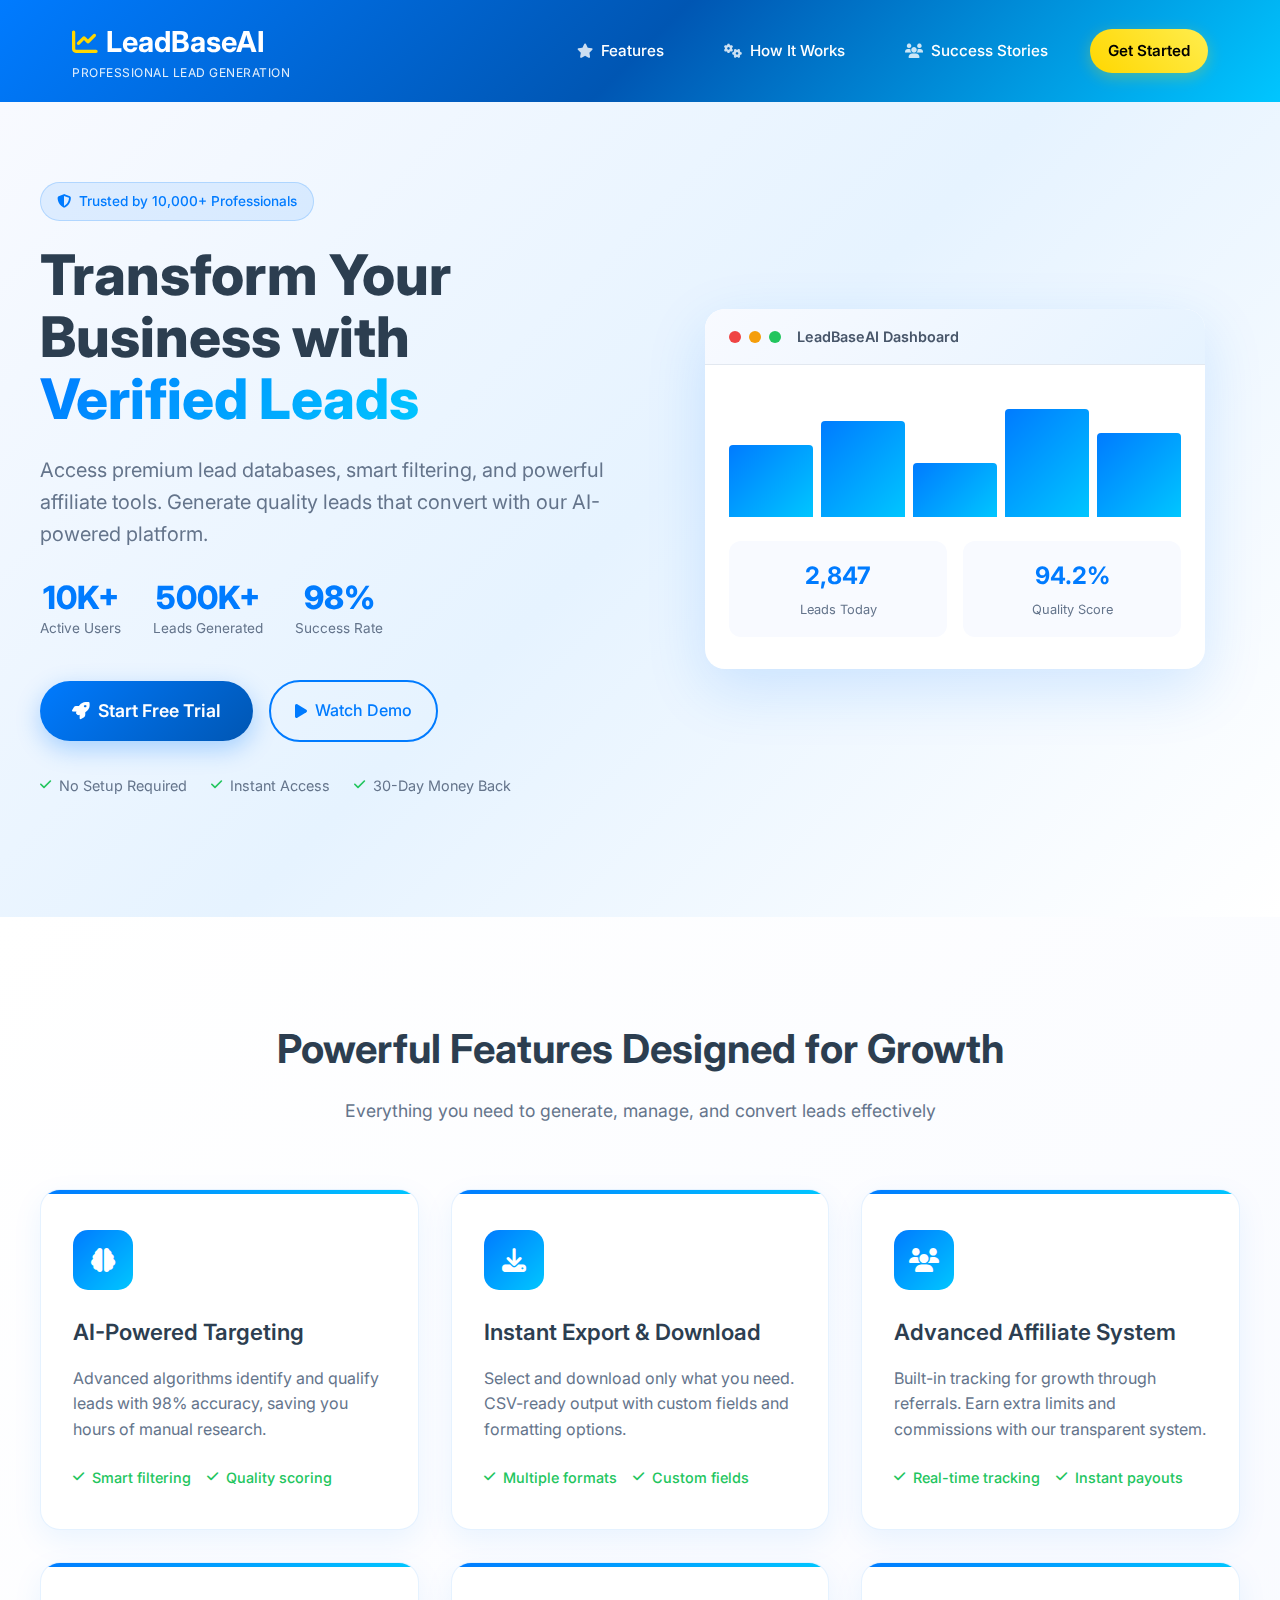
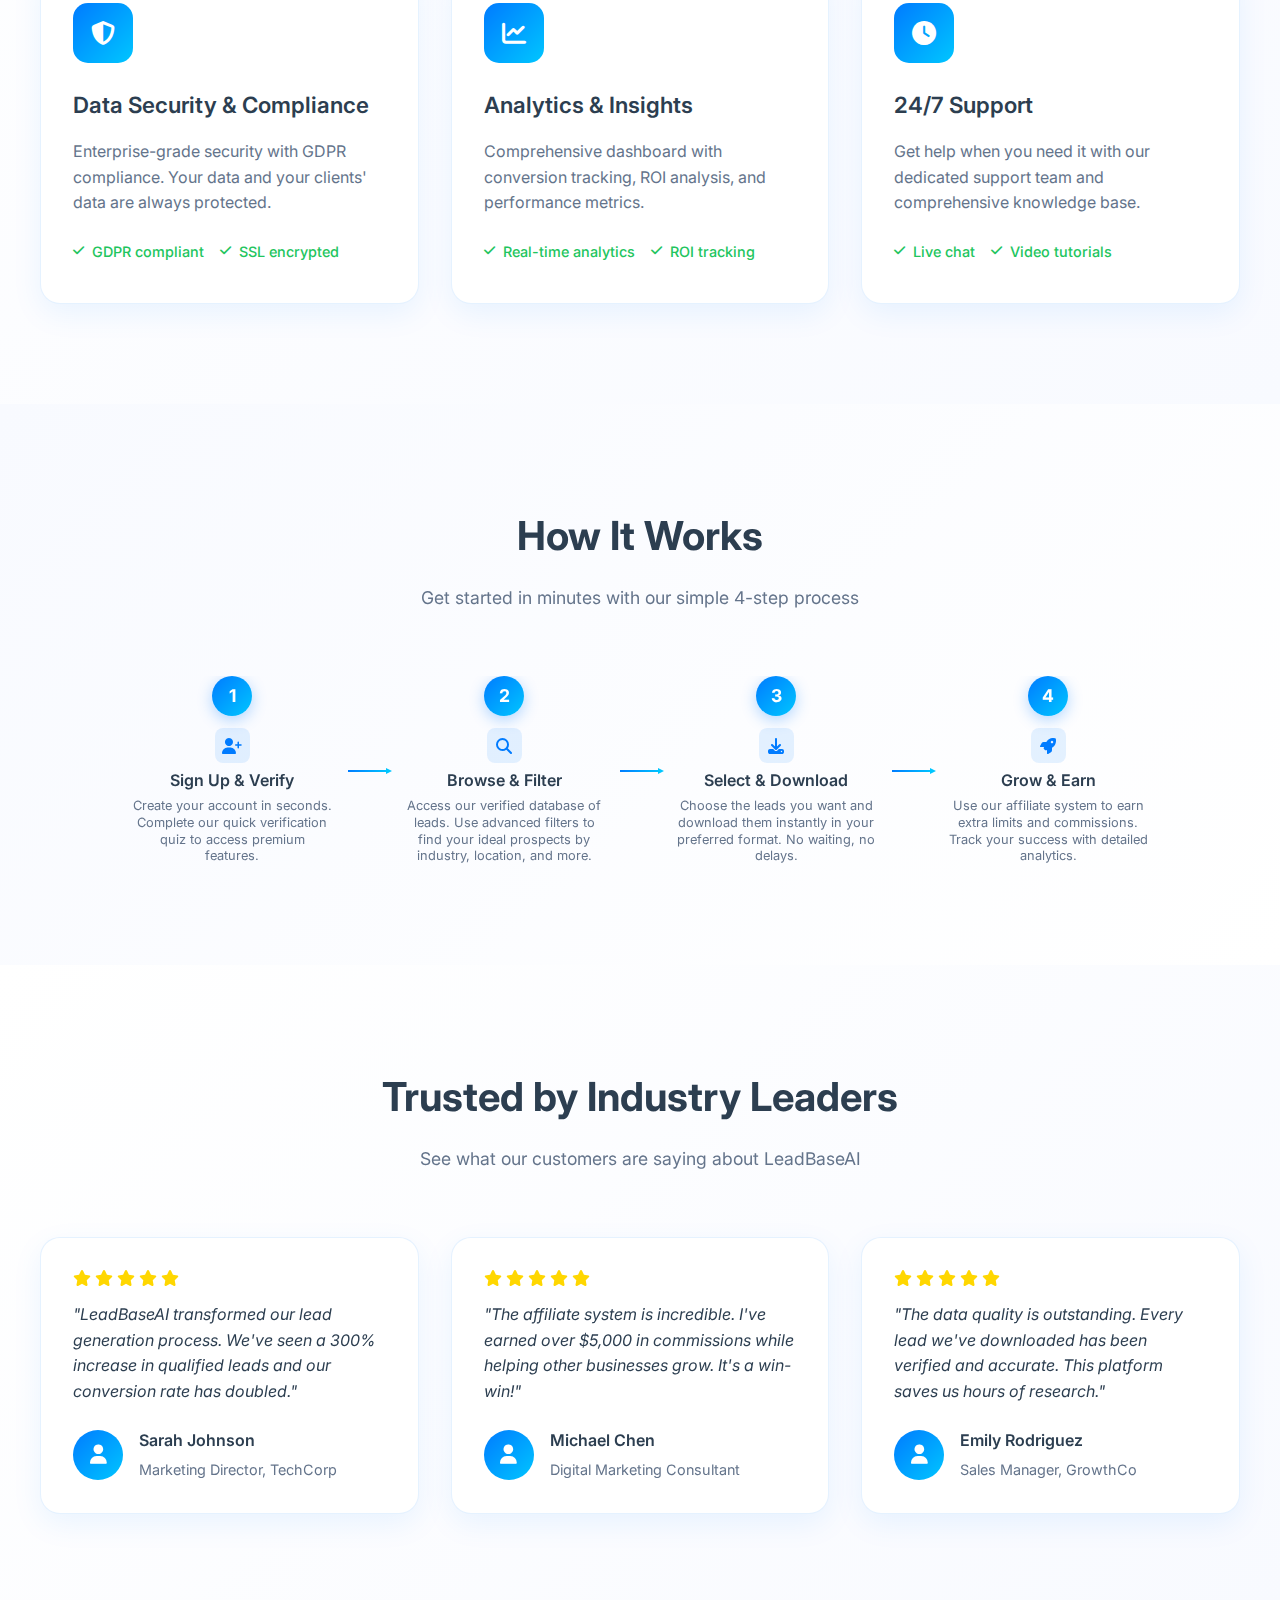
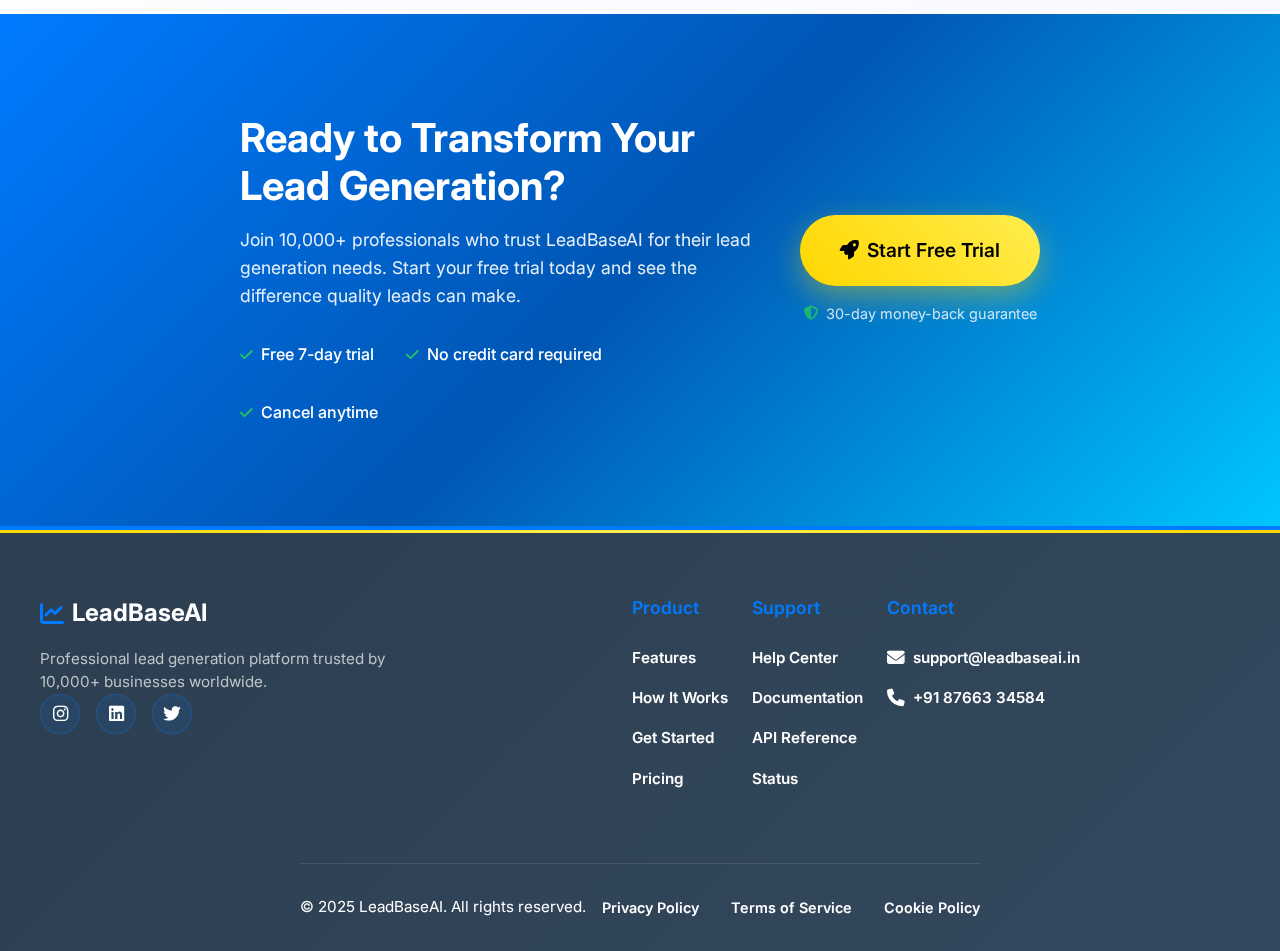
<file: index.html>
<!DOCTYPE html>
<html lang="en">

<head>
  <meta charset="UTF-8" />
  <meta name="viewport" content="width=device-width, initial-scale=1.0" />
  <title>LeadBaseAI - Professional Lead Generation Platform</title>
  <meta name="description" content="Transform your business with verified leads. Join 10,000+ professionals using LeadBaseAI for smart lead generation and affiliate growth.">
  <link href="https://fonts.googleapis.com/css2?family=Inter:wght@300;400;500;600;700;800&family=Poppins:wght@400;600;700&display=swap" rel="stylesheet">
  <link rel="stylesheet" href="style.css" />
  <link rel="stylesheet" href="https://cdnjs.cloudflare.com/ajax/libs/font-awesome/6.4.0/css/all.min.css">
  <link rel="apple-touch-icon" sizes="180x180" href="icons/180-180.png">
  <link rel="icon" type="image/png" sizes="32x32" href="icons/32-32.png">
  <link rel="icon" type="image/png" sizes="16x16" href="icons/16-16.png">
  <link rel="icon" type="image/png" sizes="192x192" href="icons/192-192.png">

  <script>
document.addEventListener('DOMContentLoaded', () => {
  const hamburger = document.querySelector('.hamburger');
  const navMenu = document.querySelector('#nav-menu');
  console.log('Hamburger:', hamburger);
  console.log('Nav Menu:', navMenu);
  if (hamburger && navMenu) {
    hamburger.addEventListener('click', () => {
      console.log('Hamburger clicked');
      navMenu.classList.toggle('show');
      console.log('Show class:', navMenu.classList.contains('show'));
    });
  } else {
    console.log('Elements not found');
  }
});
</script>
</head>

<body>
  <!-- Animated Background Particles -->
  <div class="bg-particles">
    <div class="particle"></div>
    <div class="particle"></div>
    <div class="particle"></div>
    <div class="particle"></div>
    <div class="particle"></div>
    <div class="particle"></div>
    <div class="particle"></div>
    <div class="particle"></div>
    <div class="particle"></div>
  </div>

<header>
  <div class="header-container">
    <div class="logo-section">
      <h1><i class="fas fa-chart-line"></i> LeadBaseAI</h1>
      <span class="tagline">Professional Lead Generation</span>
    </div>
    <div class="hamburger" role="button" aria-label="Toggle navigation" aria-expanded="false">
      <i class="fas fa-bars"></i>
    </div>
    <nav class="nav-menu" id="nav-menu">
      <a href="#features"><i class="fas fa-star"></i> Features</a>
      <a href="#how"><i class="fas fa-cogs"></i> How It Works</a>
      <a href="#testimonials"><i class="fas fa-users"></i> Success Stories</a>
      <a href="#get-started" class="nav-cta">Get Started</a>
    </nav>
  </div>
</header>


  <section class="hero">
    <div class="hero-container">
      <div class="hero-content">
        <div class="hero-badge">
          <i class="fas fa-shield-alt"></i>
          <span>Trusted by 10,000+ Professionals</span>
        </div>
        <h2>Transform Your Business with <span class="highlight">Verified Leads</span></h2>
        <p class="hero-subtitle">Access premium lead databases, smart filtering, and powerful affiliate tools. Generate quality leads that convert with our AI-powered platform.</p>

        <div class="hero-stats">
          <div class="stat">
            <div class="stat-number">10K+</div>
            <div class="stat-label">Active Users</div>
          </div>
          <div class="stat">
            <div class="stat-number">500K+</div>
            <div class="stat-label">Leads Generated</div>
          </div>
          <div class="stat">
            <div class="stat-number">98%</div>
            <div class="stat-label">Success Rate</div>
          </div>
        </div>

        <div class="hero-actions">
          <a href="login/index.html" class="cta-primary">
            <i class="fas fa-rocket"></i>
            <span>Start Free Trial</span>
          </a>
          <a href="#how" class="cta-secondary">
            <i class="fas fa-play"></i>
            <span>Watch Demo</span>
          </a>
        </div>

        <div class="hero-features">
          <div class="feature-item">
            <i class="fas fa-check"></i>
            <span>No Setup Required</span>
          </div>
          <div class="feature-item">
            <i class="fas fa-check"></i>
            <span>Instant Access</span>
          </div>
          <div class="feature-item">
            <i class="fas fa-check"></i>
            <span>30-Day Money Back</span>
          </div>
        </div>
      </div>

      <div class="hero-visual">
        <div class="dashboard-preview">
          <div class="preview-header">
            <div class="preview-dots">
              <span></span><span></span><span></span>
            </div>
            <div class="preview-title">LeadBaseAI Dashboard</div>
          </div>
          <div class="preview-content">
            <div class="preview-chart">
              <div class="chart-bar" style="height: 60%"></div>
              <div class="chart-bar" style="height: 80%"></div>
              <div class="chart-bar" style="height: 45%"></div>
              <div class="chart-bar" style="height: 90%"></div>
              <div class="chart-bar" style="height: 70%"></div>
            </div>
            <div class="preview-metrics">
              <div class="metric">
                <span class="metric-value">2,847</span>
                <span class="metric-label">Leads Today</span>
              </div>
              <div class="metric">
                <span class="metric-value">94.2%</span>
                <span class="metric-label">Quality Score</span>
              </div>
            </div>
          </div>
        </div>
      </div>
    </div>
  </section>

  <section class="features" id="features">
    <div class="container">
      <div class="section-header">
        <h3>Powerful Features Designed for Growth</h3>
        <p>Everything you need to generate, manage, and convert leads effectively</p>
      </div>

      <div class="features-grid">
        <div class="feature-card">
          <div class="feature-icon">
            <i class="fas fa-brain"></i>
          </div>
          <h4>AI-Powered Targeting</h4>
          <p>Advanced algorithms identify and qualify leads with 98% accuracy, saving you hours of manual research.</p>
          <div class="feature-benefits">
            <span><i class="fas fa-check"></i> Smart filtering</span>
            <span><i class="fas fa-check"></i> Quality scoring</span>
          </div>
        </div>

        <div class="feature-card">
          <div class="feature-icon">
            <i class="fas fa-download"></i>
          </div>
          <h4>Instant Export & Download</h4>
          <p>Select and download only what you need. CSV-ready output with custom fields and formatting options.</p>
          <div class="feature-benefits">
            <span><i class="fas fa-check"></i> Multiple formats</span>
            <span><i class="fas fa-check"></i> Custom fields</span>
          </div>
        </div>

        <div class="feature-card">
          <div class="feature-icon">
            <i class="fas fa-users"></i>
          </div>
          <h4>Advanced Affiliate System</h4>
          <p>Built-in tracking for growth through referrals. Earn extra limits and commissions with our transparent system.</p>
          <div class="feature-benefits">
            <span><i class="fas fa-check"></i> Real-time tracking</span>
            <span><i class="fas fa-check"></i> Instant payouts</span>
          </div>
        </div>

        <div class="feature-card">
          <div class="feature-icon">
            <i class="fas fa-shield-alt"></i>
          </div>
          <h4>Data Security & Compliance</h4>
          <p>Enterprise-grade security with GDPR compliance. Your data and your clients' data are always protected.</p>
          <div class="feature-benefits">
            <span><i class="fas fa-check"></i> GDPR compliant</span>
            <span><i class="fas fa-check"></i> SSL encrypted</span>
          </div>
        </div>

        <div class="feature-card">
          <div class="feature-icon">
            <i class="fas fa-chart-line"></i>
          </div>
          <h4>Analytics & Insights</h4>
          <p>Comprehensive dashboard with conversion tracking, ROI analysis, and performance metrics.</p>
          <div class="feature-benefits">
            <span><i class="fas fa-check"></i> Real-time analytics</span>
            <span><i class="fas fa-check"></i> ROI tracking</span>
          </div>
        </div>

        <div class="feature-card">
          <div class="feature-icon">
            <i class="fas fa-clock"></i>
          </div>
          <h4>24/7 Support</h4>
          <p>Get help when you need it with our dedicated support team and comprehensive knowledge base.</p>
          <div class="feature-benefits">
            <span><i class="fas fa-check"></i> Live chat</span>
            <span><i class="fas fa-check"></i> Video tutorials</span>
          </div>
        </div>
      </div>
    </div>
  </section>

  <section class="how-it-works" id="how">
    <div class="container">
      <div class="section-header">
        <h3>How It Works</h3>
        <p>Get started in minutes with our simple 4-step process</p>
      </div>

      <div class="steps-container">
        <div class="step">
          <div class="step-number">1</div>
          <div class="step-content">
            <div class="step-icon">
              <i class="fas fa-user-plus"></i>
            </div>
            <h4>Sign Up & Verify</h4>
            <p>Create your account in seconds. Complete our quick verification quiz to access premium features.</p>
          </div>
        </div>

        <div class="step-connector"></div>

        <div class="step">
          <div class="step-number">2</div>
          <div class="step-content">
            <div class="step-icon">
              <i class="fas fa-search"></i>
            </div>
            <h4>Browse & Filter</h4>
            <p>Access our verified database of leads. Use advanced filters to find your ideal prospects by industry, location, and more.</p>
          </div>
        </div>

        <div class="step-connector"></div>

        <div class="step">
          <div class="step-number">3</div>
          <div class="step-content">
            <div class="step-icon">
              <i class="fas fa-download"></i>
            </div>
            <h4>Select & Download</h4>
            <p>Choose the leads you want and download them instantly in your preferred format. No waiting, no delays.</p>
          </div>
        </div>

        <div class="step-connector"></div>

        <div class="step">
          <div class="step-number">4</div>
          <div class="step-content">
            <div class="step-icon">
              <i class="fas fa-rocket"></i>
            </div>
            <h4>Grow & Earn</h4>
            <p>Use our affiliate system to earn extra limits and commissions. Track your success with detailed analytics.</p>
          </div>
        </div>
      </div>
    </div>
  </section>

  <section class="testimonials" id="testimonials">
    <div class="container">
      <div class="section-header">
        <h3>Trusted by Industry Leaders</h3>
        <p>See what our customers are saying about LeadBaseAI</p>
      </div>

      <div class="testimonials-grid">
        <div class="testimonial-card">
          <div class="testimonial-content">
            <div class="stars">
              <i class="fas fa-star"></i>
              <i class="fas fa-star"></i>
              <i class="fas fa-star"></i>
              <i class="fas fa-star"></i>
              <i class="fas fa-star"></i>
            </div>
            <p>"LeadBaseAI transformed our lead generation process. We've seen a 300% increase in qualified leads and our conversion rate has doubled."</p>
          </div>
          <div class="testimonial-author">
            <div class="author-avatar">
              <i class="fas fa-user"></i>
            </div>
            <div class="author-info">
              <div class="author-name">Sarah Johnson</div>
              <div class="author-title">Marketing Director, TechCorp</div>
            </div>
          </div>
        </div>

        <div class="testimonial-card">
          <div class="testimonial-content">
            <div class="stars">
              <i class="fas fa-star"></i>
              <i class="fas fa-star"></i>
              <i class="fas fa-star"></i>
              <i class="fas fa-star"></i>
              <i class="fas fa-star"></i>
            </div>
            <p>"The affiliate system is incredible. I've earned over $5,000 in commissions while helping other businesses grow. It's a win-win!"</p>
          </div>
          <div class="testimonial-author">
            <div class="author-avatar">
              <i class="fas fa-user"></i>
            </div>
            <div class="author-info">
              <div class="author-name">Michael Chen</div>
              <div class="author-title">Digital Marketing Consultant</div>
            </div>
          </div>
        </div>

        <div class="testimonial-card">
          <div class="testimonial-content">
            <div class="stars">
              <i class="fas fa-star"></i>
              <i class="fas fa-star"></i>
              <i class="fas fa-star"></i>
              <i class="fas fa-star"></i>
              <i class="fas fa-star"></i>
            </div>
            <p>"The data quality is outstanding. Every lead we've downloaded has been verified and accurate. This platform saves us hours of research."</p>
          </div>
          <div class="testimonial-author">
            <div class="author-avatar">
              <i class="fas fa-user"></i>
            </div>
            <div class="author-info">
              <div class="author-name">Emily Rodriguez</div>
              <div class="author-title">Sales Manager, GrowthCo</div>
            </div>
          </div>
        </div>
      </div>
    </div>
  </section>

  <section class="cta-section" id="get-started">
    <div class="container">
      <div class="cta-content">
        <div class="cta-text">
          <h3>Ready to Transform Your Lead Generation?</h3>
          <p>Join 10,000+ professionals who trust LeadBaseAI for their lead generation needs. Start your free trial today and see the difference quality leads can make.</p>

          <div class="cta-benefits">
            <div class="benefit">
              <i class="fas fa-check"></i>
              <span>Free 7-day trial</span>
            </div>
            <div class="benefit">
              <i class="fas fa-check"></i>
              <span>No credit card required</span>
            </div>
            <div class="benefit">
              <i class="fas fa-check"></i>
              <span>Cancel anytime</span>
            </div>
          </div>
        </div>

        <div class="cta-actions">
          <a href="login/index.html" class="cta-primary large">
            <i class="fas fa-rocket"></i>
            <span>Start Free Trial</span>
          </a>
          <div class="cta-note">
            <i class="fas fa-shield-alt"></i>
            <span>30-day money-back guarantee</span>
          </div>
        </div>
      </div>
    </div>
  </section>

  <footer class="modern-footer">
    <div class="container">
      <div class="footer-content">
        <div class="footer-main">
          <div class="footer-brand">
            <h4><i class="fas fa-chart-line"></i> LeadBaseAI</h4>
            <p>Professional lead generation platform trusted by 10,000+ businesses worldwide.</p>
            <div class="social-links">
              <a href="https://www.instagram.com/leadbaseai/" target="_blank" aria-label="Instagram">
                <i class="fab fa-instagram"></i>
              </a>
              <a href="#" target="_blank" aria-label="LinkedIn">
                <i class="fab fa-linkedin"></i>
              </a>
              <a href="#" target="_blank" aria-label="Twitter">
                <i class="fab fa-twitter"></i>
              </a>
            </div>
          </div>

          <div class="footer-links">
            <div class="footer-column">
              <h5>Product</h5>
              <a href="#features">Features</a>
              <a href="#how">How It Works</a>
              <a href="login/index.html">Get Started</a>
              <a href="#">Pricing</a>
            </div>

            <div class="footer-column">
              <h5>Support</h5>
              <a href="#">Help Center</a>
              <a href="#">Documentation</a>
              <a href="#">API Reference</a>
              <a href="#">Status</a>
            </div>

            <div class="footer-column">
              <h5>Contact</h5>
              <a href="mailto:support@leadbaseai.in">
                <i class="fas fa-envelope"></i>
                support@leadbaseai.in
              </a>
              <a href="tel:+918766334584">
                <i class="fas fa-phone"></i>
                +91 87663 34584
              </a>
            </div>
          </div>
        </div>

        <div class="footer-bottom">
          <div class="footer-legal">
            <p>&copy; 2025 LeadBaseAI. All rights reserved.</p>
            <div class="legal-links">
              <a href="#">Privacy Policy</a>
              <a href="#">Terms of Service</a>
              <a href="#">Cookie Policy</a>
            </div>
          </div>
        </div>
      </div>
    </div>
  </footer>
<!-- Add this at the bottom of your index.html, just before the closing </body> tag -->


</body>

</html>
</file>
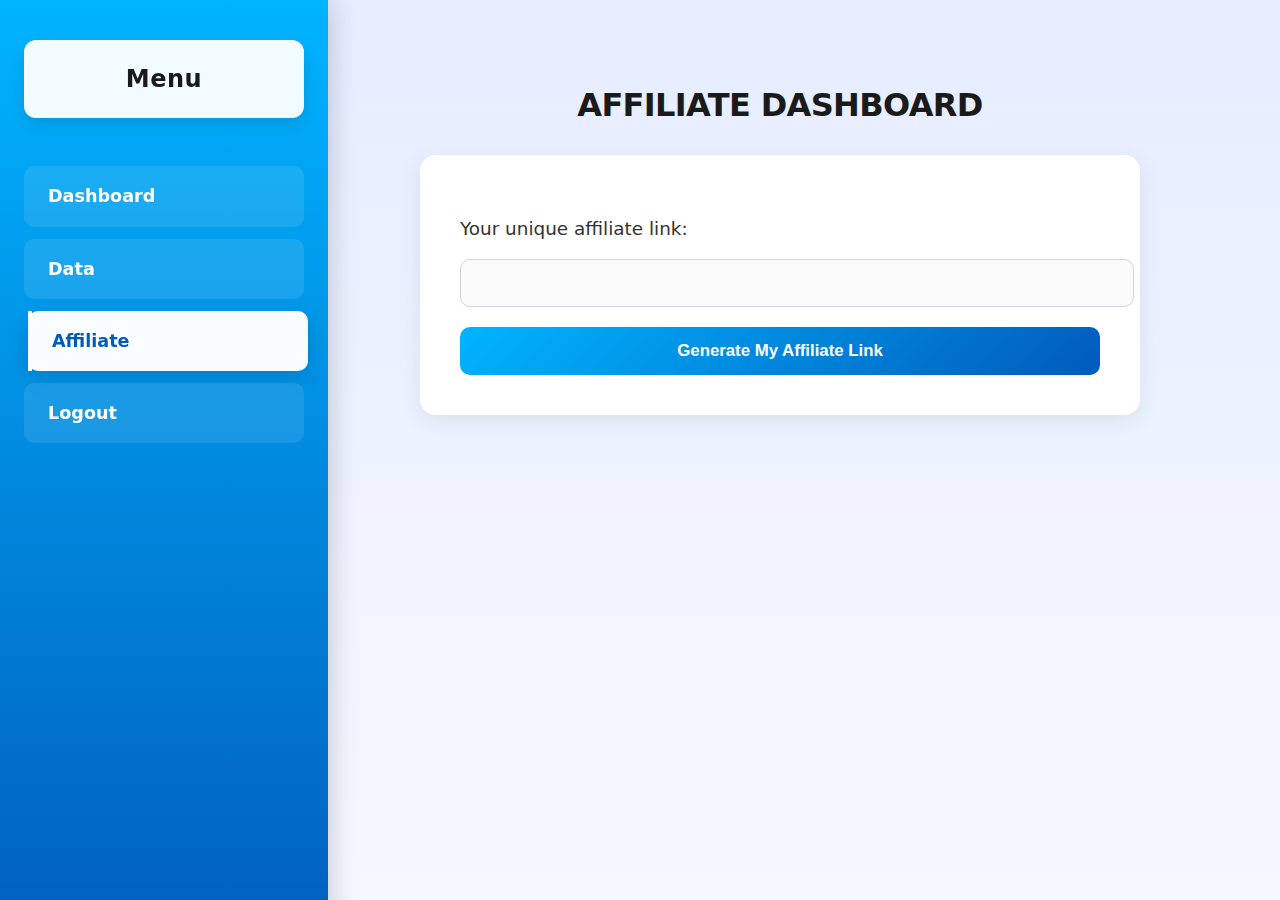
<file: Affiliate/index.html>
<!DOCTYPE html>
<html lang="en">
<head>
  <meta charset="UTF-8" />
  <meta name="viewport" content="width=device-width, initial-scale=1.0"/>
  <title>LeadBaseAI | Affiliate</title>
  <link rel="stylesheet" href="style.css" />
</head>
<body>
  <div class="sidebar">
    <h2>Menu</h2>
    <ul class="sidebar-menu">
      <li><a href="../Dashboard/index.html">Dashboard</a></li>
      <li><a href="../Data/index.html">Data</a></li>
      <li><a href="../Affiliate/index.html" class="active">Affiliate</a></li>
      <li><a href="#" id="logoutLink">Logout</a></li>
    </ul>
  </div>

  <div class="main-content">
    <div id="affiliate-container" class="active">
      <h2 style="margin-bottom: 24px;">AFFILIATE DASHBOARD</h2>
      <div class="affiliate-box">
        <p class="affiliate-label">Your unique affiliate link:</p>
        <input type="text" id="refLink" class="affiliate-input" readonly />
        <button id="generateBtn" class="affiliate-btn">Generate My Affiliate Link</button>
      </div>
    </div>
  </div>

  <script>
    document.getElementById("generateBtn").addEventListener("click", async () => {
      const ip = await (await fetch("https://api64.ipify.org?format=json")).json();
      const sanitizedIP = ip.ip.replace(/\./g, ""); // remove dots
      const link = `https://leadbaseai.in/login.html?referal=${sanitizedIP}`;
      document.getElementById("refLink").value = link;
    });
  </script>
</body>
</html>
</file>
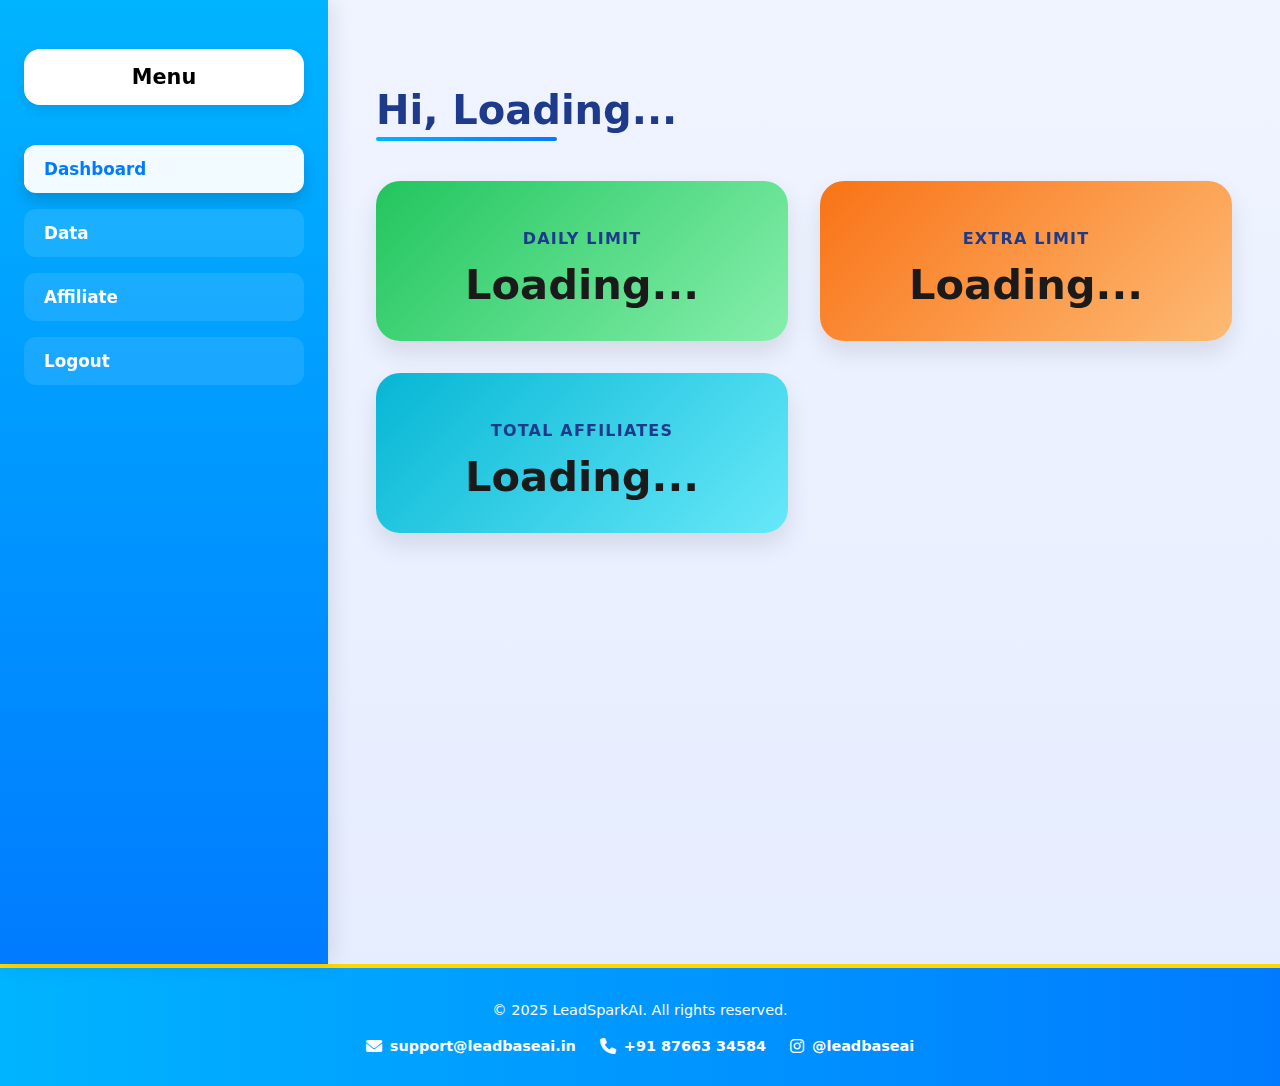
<file: Dashboard/index.html>
<!DOCTYPE html>
<html lang="en">
<head>
  <meta charset="UTF-8">
  <meta name="viewport" content="width=device-width, initial-scale=1.0">
  <title>LeadBaseAI | Dashboard</title>
  <link rel="stylesheet" href="style.css">
  <link rel="stylesheet" href="https://cdnjs.cloudflare.com/ajax/libs/font-awesome/6.0.0-beta3/css/all.min.css">
  <link rel="apple-touch-icon" sizes="180x180" href="../icons/180-180.png">
  <link rel="icon" type="image/png" sizes="32x32" href="../icons/32-32.png">
  <link rel="icon" type="image/png" sizes="16x16" href="../icons/16-16.png">
  <link rel="icon" type="image/png" sizes="192x192" href="../icons/192-192.png">
</head>
<body>
  <div class="dashboard-container">
    <aside class="sidebar">
      <h2>Menu</h2>
      <ul class="sidebar-menu">
        <li><a href="../Dashboard/index.html" class="active">Dashboard</a></li>
        <li><a href="../Data/index.html">Data</a></li>
        <li><a href="../Affiliate/index.html">Affiliate</a></li>
        <li><a href="../index.html">Logout</a></li>
      </ul>
    </aside>

    <main class="main-content">
      <h1>Hi, <span id="username">Loading...</span></h1>
      <div class="profile-section">
        <div class="profile-box green-box">
          <p>Daily Limit</p>
          <span id="daily-limit">Loading...</span>
        </div>
        <div class="profile-box orange-box">
          <p>Extra Limit</p>
          <span id="extra-limit">Loading...</span>
        </div>
        <div class="profile-box blue-box">
          <p>Total Affiliates</p>
          <span id="total-affiliates">Loading...</span>
        </div>
      </div>
      <p id="error-message" style="display: none; color: red;"></p>
    </main>
  </div>
  <script type="module" src="script.js"></script>
  <footer class="modern-footer">
    <div class="footer-content">
      <p>&copy; 2025 LeadSparkAI. All rights reserved.</p>
      <div class="footer-links">
        <a href="mailto:support@leadbaseai.in"><i class="fas fa-envelope"></i> support@leadbaseai.in</a>
        <a href="tel:+918766334584"><i class="fas fa-phone"></i> +91 87663 34584</a>
        <a href="https://www.instagram.com/leadbaseai/" target="_blank"><i class="fab fa-instagram"></i> @leadbaseai</a>
      </div>
    </div>
  </footer>
</body>
</html>
</file>
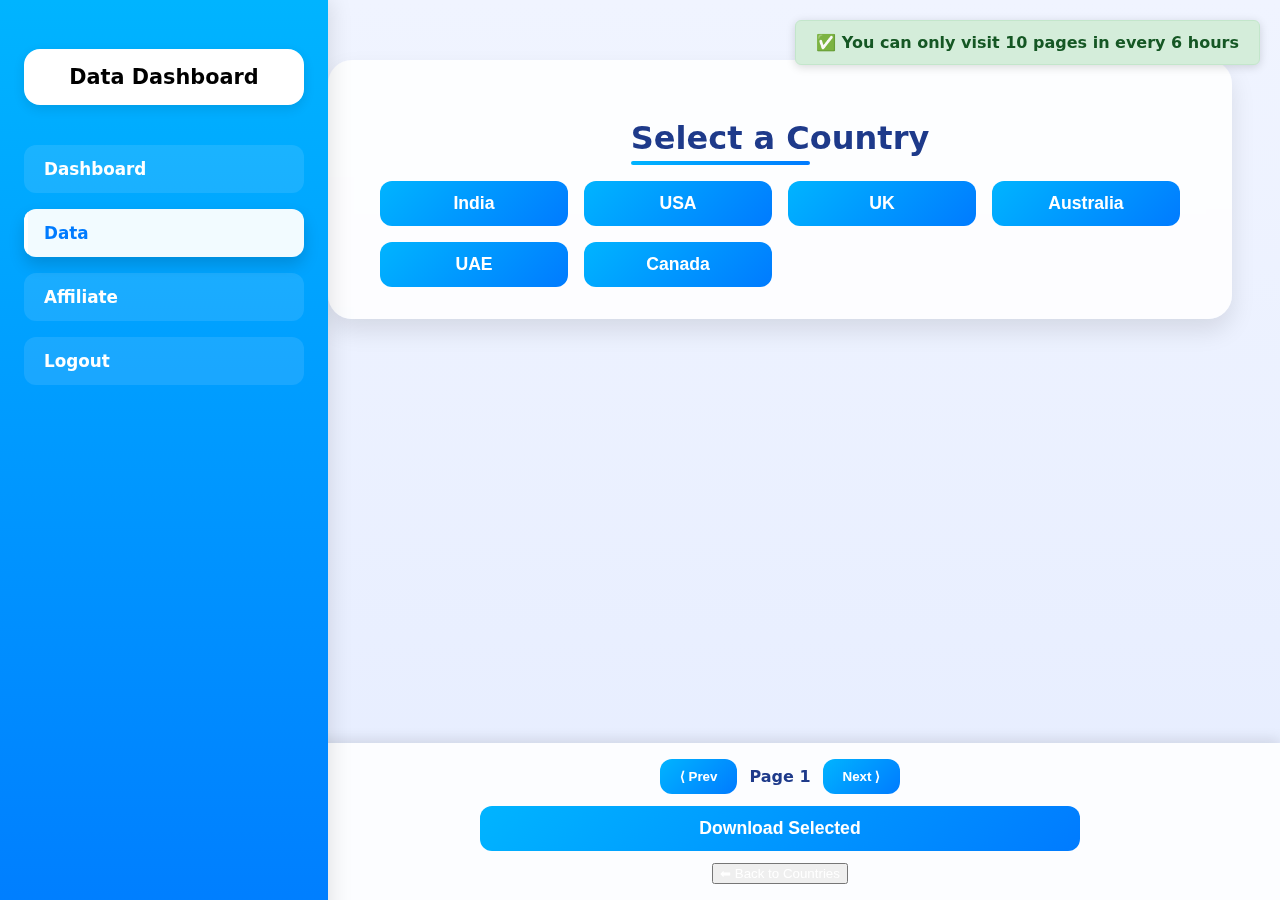
<file: Data/index.html>
<!DOCTYPE html>
<html lang="en">

<head>
  <meta charset="UTF-8">
  <meta name="viewport" content="width=device-width, initial-scale=1.0">
  <title>LeadBaseAI | Data Dashboard</title>
  <link rel="stylesheet" href="style.css">
  <script type="module" src="script.js"></script>
  <link rel="apple-touch-icon" sizes="180x180" href="../icons/180-180.png">
  <link rel="icon" type="image/png" sizes="32x32" href="../icons/32-32.png">
  <link rel="icon" type="image/png" sizes="16x16" href="../icons/16-16.png">
  <link rel="icon" type="image/png" sizes="192x192" href="../icons/192-192.png">
</head>

<body>

  <!-- ✅ Green Notification Banner -->
  <div class="session-alert">
    ✅ You can only visit 10 pages in every 6 hours
  </div>
  <style>
    .session-alert {
      position: fixed;
      top: 20px;
      right: 20px;
      background-color: #d4edda;
      color: #155724;
      padding: 12px 20px;
      border-radius: 6px;
      border: 1px solid #c3e6cb;
      font-weight: 600;
      z-index: 10000;
      animation: fadeOut 4s ease-in-out forwards;
      box-shadow: 0 2px 10px rgba(0, 0, 0, 0.15);
    }

    @keyframes fadeOut {
      0% {
        opacity: 0;
      }

      50% {
        opacity: 1;
      }

      100% {
        opacity: 0;
      }
    }
  </style>

  <div class="dashboard-container">
    <aside class="sidebar">
      <h2>Data Dashboard</h2>
      <ul class="sidebar-menu">
        <li><a href="../Dashboard/index.html">Dashboard</a></li>
        <li><a href="../Data/index.html" class="active">Data</a></li>
        <li><a href="../Affiliate/index.html">Affiliate</a></li>
        <li><a href="../index.html">Logout</a></li>
      </ul>
    </aside>

    <main class="main-content">
      <div id="country-selection" class="country-selection">
        <h2>Select a Country</h2>
        <div class="country-grid">
          <button class="country-btn" data-country="India">India</button>
          <button class="country-btn" data-country="USA">USA</button>
          <button class="country-btn" data-country="UK">UK</button>
          <button class="country-btn" data-country="Australia">Australia</button>
          <button class="country-btn" data-country="UAE">UAE</button>
          <button class="country-btn" data-country="Canada">Canada</button>
        </div>
      </div>

      <div id="data-container" style="display: none;">
        <div id="data-for-you">
          <h2>AVAILABLE DATA (Total: 0)</h2>
          <div class="table-responsive">
            <table>
              <thead>
                <tr>
                  <th>Select</th>
                  <th>Name</th>
                  <th>Phone</th>
                  <th>Email</th>
                  <th>Bio</th>
                  <th>Facebook Link</th>
                </tr>
              </thead>


              <tbody></tbody>
            </table>
          </div>
        </div>
      </div>

      <div class="footer-controls">
        <div class="pagination-controls">
          <button id="prevPage">⟨ Prev</button>
          <span id="pageInfo">Page 1</span>
          <button id="nextPage">Next ⟩</button>
        </div>
        <button id="downloadBtn">Download Selected</button>
        <button id="backToCountries" id="prevPage" style="background-color: linear-gradient(135deg, #00b4ff 0%, #007bff 100%); color: #ffffff;">⬅ Back to Countries</button>
      </div>
    </main>
  </div>

</body>

</html>
</file>
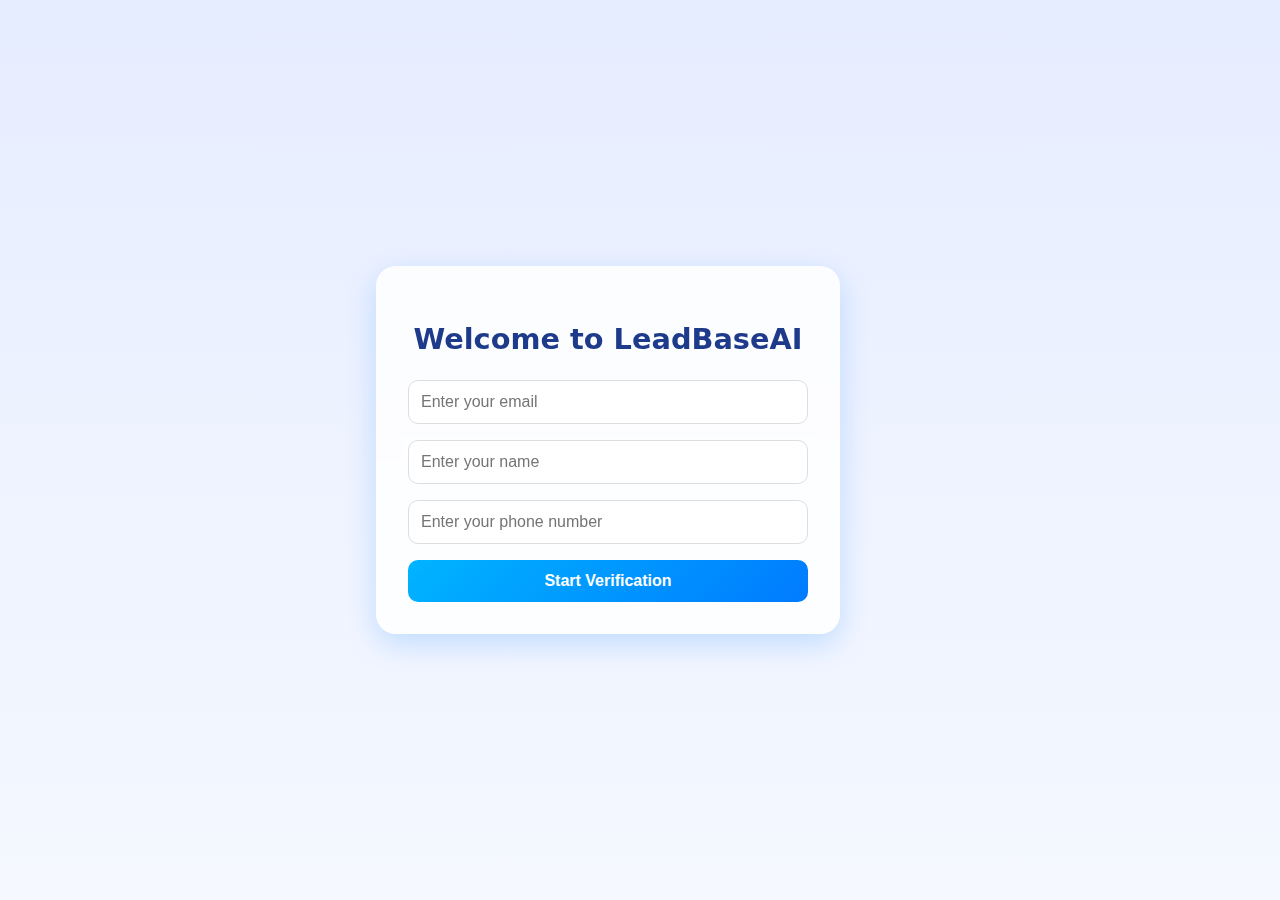
<file: login/index.html>
<!DOCTYPE html>
<html lang="en">
<head>
  <meta charset="UTF-8" />
  <meta name="viewport" content="width=device-width, initial-scale=1.0" />
  <title>Login | LeadBaseAI</title>
  <link rel="stylesheet" href="style.css" />
  <link rel="apple-touch-icon" sizes="180x180" href="../icons/180-180.png">
  <link rel="icon" type="image/png" sizes="32x32" href="../icons/32-32.png">
  <link rel="icon" type="image/png" sizes="16x16" href="../icons/16-16.png">
  <link rel="icon" type="image/png" sizes="192x192" href="../icons/192-192.png">
</head>
<body>
  <div class="login-container">
    <div class="login-card">
      <h2>Welcome to LeadBaseAI</h2>
      <form id="loginForm">
        <input type="email" id="email" placeholder="Enter your email" required />
        <input type="text" id="name" placeholder="Enter your name" required />
        <input type="tel" id="phone" placeholder="Enter your phone number" required />
        <button type="submit">Start Verification</button>
      </form>
      <p id="error-message" class="error-message"></p>
    </div>
  </div>
  <script src="https://apis.google.com/js/api.js"></script>
  <script src="script.js"></script>
</body>
</html>
</file>
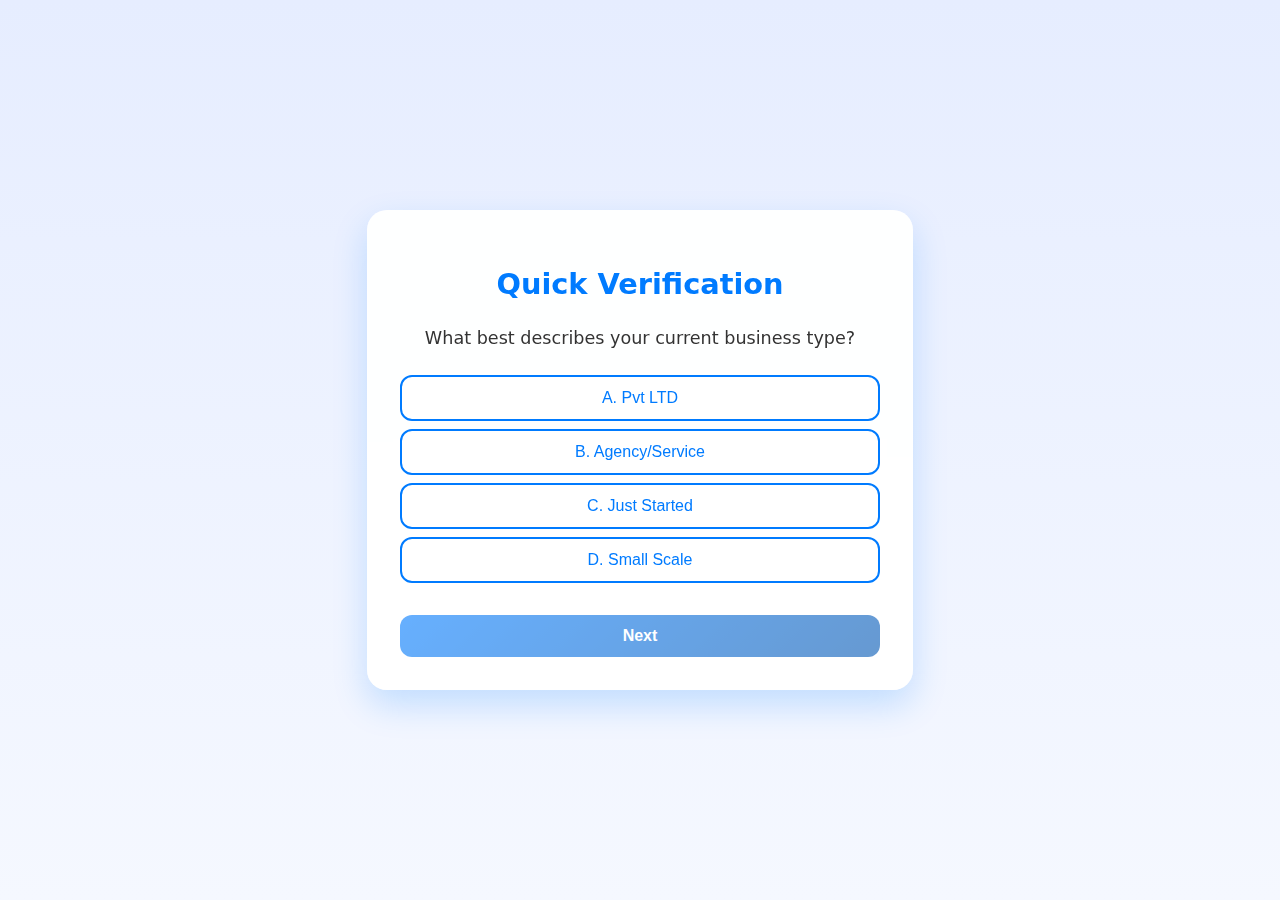
<file: quiz/index.html>
<!DOCTYPE html>
<html lang="en">
<head>
  <meta charset="UTF-8" />
  <meta name="viewport" content="width=device-width, initial-scale=1.0"/>
  <title>Verification Quiz</title>
  <link rel="stylesheet" href="style.css" />
  <script type="module" src="script.js?v=1"></script>
  <link rel="apple-touch-icon" sizes="180x180" href="../icons/180-180.png">
  <link rel="icon" type="image/png" sizes="32x32" href="../icons/32-32.png">
  <link rel="icon" type="image/png" sizes="16x16" href="../icons/16-16.png">
  <link rel="icon" type="image/png" sizes="192x192" href="../icons/192-192.png">
</head>
<body>
  <div class="quiz-popup">
    <h2>Quick Verification</h2>
    <div id="question-container">
      <p id="question-text"></p>
      <div id="options"></div>
    </div>
    <button id="nextBtn" disabled>Next</button>
    <div class="loading-overlay" id="loadingOverlay">
      <div class="spinner"></div>
    </div>
  </div>

  
</body>
</html>
</file>
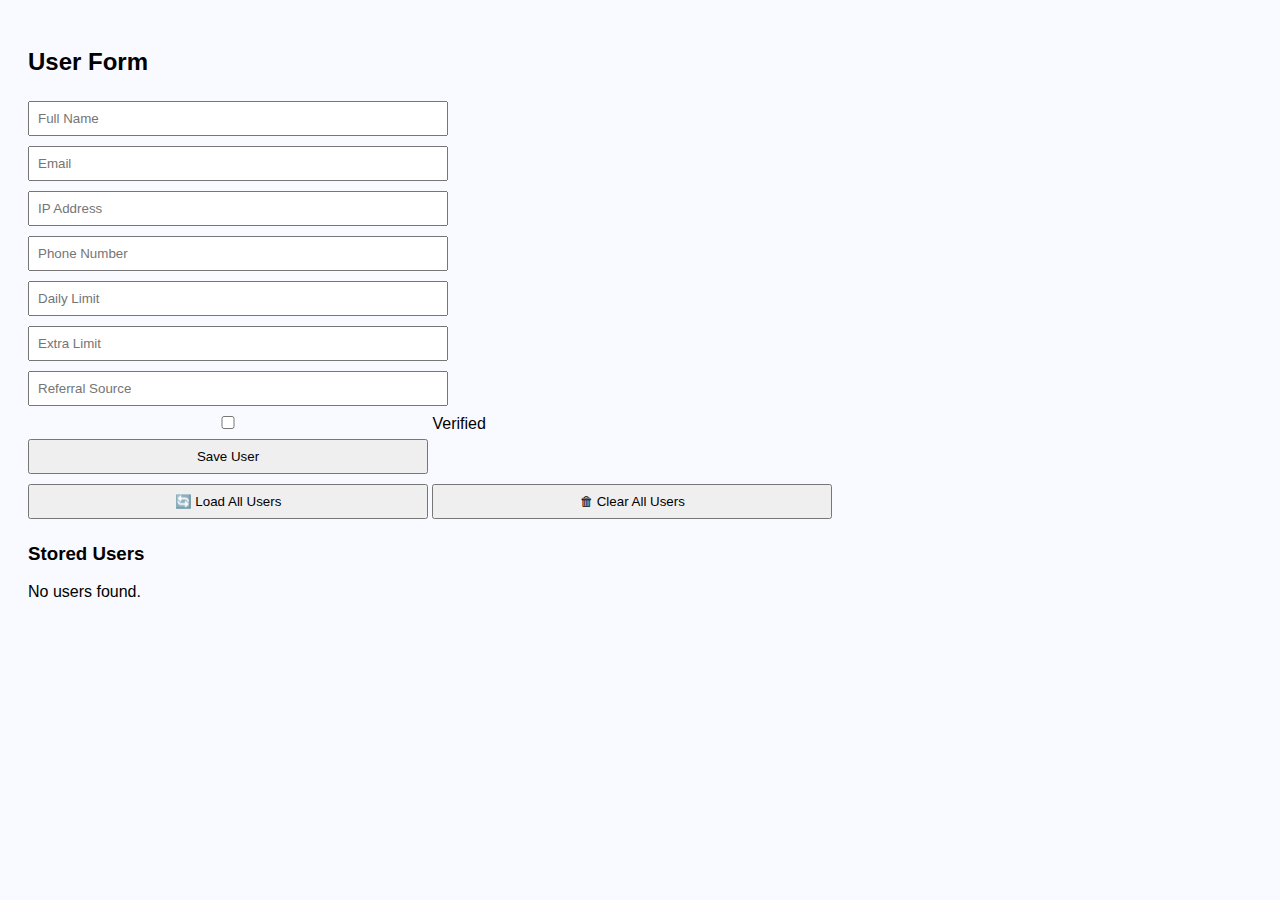
<file: utility/index.html>
<!DOCTYPE html>
<html>
<head>
  <meta charset="UTF-8">
  <title>IndexedDB User Manager</title>
  <style>
    body {
      font-family: sans-serif;
      padding: 20px;
      background: #f8faff;
    }
    input, button {
      margin: 5px 0;
      padding: 8px;
      width: 100%;
      max-width: 400px;
    }
    .user-card {
      background: #fff;
      padding: 15px;
      border-radius: 8px;
      margin: 10px 0;
      box-shadow: 0 0 5px rgba(0,0,0,0.1);
    }
    button {
      cursor: pointer;
    }
  </style>
</head>
<body>

  <h2>User Form</h2>
  <form id="userForm">
    <input type="text" id="name" placeholder="Full Name" required><br>
    <input type="email" id="email" placeholder="Email" required><br>
    <input type="text" id="ip" placeholder="IP Address"><br>
    <input type="text" id="phone" placeholder="Phone Number"><br>
    <input type="number" id="daily_limit" placeholder="Daily Limit"><br>
    <input type="number" id="extra_limit" placeholder="Extra Limit"><br>
    <input type="text" id="ref_source" placeholder="Referral Source"><br>
    <label>
      <input type="checkbox" id="verified"> Verified
    </label><br>
    <button type="submit">Save User</button>
  </form>

  <button id="loadUsers">🔄 Load All Users</button>
  <button id="clearAll">🗑 Clear All Users</button>

  <h3>Stored Users</h3>
  <div id="userList"></div>

  <script src="app.js"></script>
  <script>
    const manager = new UserManager();

    async function renderUsers() {
      const users = await manager.loadUsers();
      const container = document.getElementById('userList');
      container.innerHTML = "";

      if (users.length === 0) {
        container.innerHTML = "<p>No users found.</p>";
        return;
      }

      users.forEach(user => {
        const div = document.createElement("div");
        div.className = "user-card";
        div.innerHTML = `
          <strong>${user.name}</strong><br>
          <b>Email:</b> ${user.email}<br>
          <b>IP:</b> ${user.ip}<br>
          <b>Phone:</b> ${user.phone}<br>
          <b>Limits:</b> ${user.daily_limit} + ${user.extra_limit}<br>
          <b>Verified:</b> ${user.verified}<br>
          <b>Referral:</b> ${user.ref_source || 'N/A'}<br>
          <b>Affiliates:</b> ${user.affiliates}<br>
          <button onclick='editUser(${JSON.stringify(user)})'>✏ Edit</button>
          <button onclick='deleteUser("${user.email}")'>❌ Delete</button>
        `;
        container.appendChild(div);
      });
    }

    function editUser(user) {
      document.getElementById("name").value = user.name || "";
      document.getElementById("email").value = user.email || "";
      document.getElementById("email").disabled = true;
      document.getElementById("ip").value = user.ip || "";
      document.getElementById("phone").value = user.phone || "";
      document.getElementById("daily_limit").value = user.daily_limit || 0;
      document.getElementById("extra_limit").value = user.extra_limit || 0;
      document.getElementById("ref_source").value = user.ref_source || "";
      document.getElementById("verified").checked = !!user.verified;
    }

    async function deleteUser(email) {
      await manager.deleteUser(email);
      renderUsers();
    }

    document.getElementById("userForm").addEventListener("submit", async (e) => {
      e.preventDefault();

      const userData = {
        name: document.getElementById("name").value,
        email: document.getElementById("email").value,
        ip: document.getElementById("ip").value,
        phone: document.getElementById("phone").value,
        daily_limit: parseInt(document.getElementById("daily_limit").value) || 0,
        extra_limit: parseInt(document.getElementById("extra_limit").value) || 0,
        ref_source: document.getElementById("ref_source").value || null,
        verified: document.getElementById("verified").checked,
      };

      await manager.saveUser(userData);
      document.getElementById("userForm").reset();
      document.getElementById("email").disabled = false;
      renderUsers();
    });

    document.getElementById("clearAll").addEventListener("click", async () => {
      if (confirm("Clear all users?")) {
        await manager.clearAllUsers();
        renderUsers();
      }
    });

    document.getElementById("loadUsers").addEventListener("click", renderUsers);

    // Init database and load data
    (async () => {
      await manager.init();
      renderUsers();
    })();
  </script>
</body>
</html>
</file>
<file: style.css>
* {
  margin: 0;
  padding: 0;
  box-sizing: border-box;
}

body {
  font-family: 'Inter', 'Poppins', sans-serif;
  background: linear-gradient(135deg, #ffffff 0%, #f8faff 50%, #f0f6ff 100%);
  overflow-x: hidden;
  position: relative;
  line-height: 1.6;
  color: #2c3e50;
}

/* Animated Background Particles */
.bg-particles {
  position: fixed;
  top: 0;
  left: 0;
  width: 100%;
  height: 100%;
  pointer-events: none;
  z-index: -1;
}

.particle {
  position: absolute;
  background: rgba(0, 123, 255, 0.1);
  border-radius: 50%;
  animation: float 20s infinite linear;
}

.particle:nth-child(1) {
  width: 10px;
  height: 10px;
  left: 10%;
  animation-delay: 0s;
}

.particle:nth-child(2) {
  width: 15px;
  height: 15px;
  left: 20%;
  animation-delay: 2s;
}

.particle:nth-child(3) {
  width: 8px;
  height: 8px;
  left: 30%;
  animation-delay: 4s;
}

.particle:nth-child(4) {
  width: 12px;
  height: 12px;
  left: 40%;
  animation-delay: 6s;
}

.particle:nth-child(5) {
  width: 20px;
  height: 20px;
  left: 50%;
  animation-delay: 8s;
}

.particle:nth-child(6) {
  width: 6px;
  height: 6px;
  left: 60%;
  animation-delay: 10s;
}

.particle:nth-child(7) {
  width: 18px;
  height: 18px;
  left: 70%;
  animation-delay: 12s;
}

.particle:nth-child(8) {
  width: 14px;
  height: 14px;
  left: 80%;
  animation-delay: 14s;
}

.particle:nth-child(9) {
  width: 10px;
  height: 10px;
  left: 90%;
  animation-delay: 16s;
}

header {
  background: linear-gradient(135deg, #007bff 0%, #0056b3 50%, #00c6ff 100%);
  color: white;
  padding: 0;
  position: relative;
  box-shadow: 0 4px 20px rgba(0, 123, 255, 0.15);
}

.header-container {
  max-width: 1200px;
  margin: 0 auto;
  padding: 1.2rem 2rem;
  display: flex;
  justify-content: space-between;
  align-items: center;
}

header::before {
  content: '';
  position: absolute;
  top: 0;
  left: -100%;
  width: 100%;
  height: 100%;
  background: linear-gradient(90deg, transparent, rgba(255, 255, 255, 0.2), transparent);
  animation: shimmer 3s infinite;
}

.logo-section {
  display: flex;
  flex-direction: column;
  align-items: flex-start;
}

.logo-section h1 {
  font-size: 1.8rem;
  font-weight: 700;
  margin: 0;
  display: flex;
  align-items: center;
  gap: 0.5rem;
}

.logo-section h1 i {
  color: #ffd700;
  font-size: 1.6rem;
}

.tagline {
  font-size: 0.75rem;
  opacity: 0.9;
  font-weight: 400;
  margin-top: -2px;
  letter-spacing: 0.5px;
  text-transform: uppercase;
}

/* Hamburger and Navigation */
.hamburger {
  display: none;
  font-size: 1.8rem;
  color: white;
  cursor: pointer;
  z-index: 1002;
  padding: 8px;
  border-radius: 4px;
  transition: background-color 0.3s ease;
  min-width: 44px;
  min-height: 44px;
  align-items: center;
  justify-content: center;
}

.hamburger:hover {
  background-color: rgba(255, 255, 255, 0.1);
}

.nav-menu {
  display: flex;
  gap: 1.5rem;
}

.nav-menu a {
  color: white;
  text-decoration: none;
  font-weight: 500;
  padding: 10px 18px;
  border-radius: 25px;
  transition: all 0.3s ease;
  position: relative;
  overflow: hidden;
  display: flex;
  align-items: center;
  gap: 0.5rem;
  font-size: 0.95rem;
}

.nav-menu a i {
  font-size: 0.9rem;
  opacity: 0.8;
}

.nav-cta {
  background: linear-gradient(45deg, #ffd700, #ffed4e) !important;
  color: #000 !important;
  font-weight: 600 !important;
  box-shadow: 0 4px 15px rgba(255, 215, 0, 0.3);
}

.nav-cta:hover {
  transform: translateY(-2px);
  box-shadow: 0 6px 20px rgba(255, 215, 0, 0.4);
}

.nav-menu a::before {
  content: '';
  position: absolute;
  top: 0;
  left: -100%;
  width: 100%;
  height: 100%;
  background: rgb(255, 255, 255);
  transition: left 0.3s ease;
  z-index: -1;
}

.nav-menu a:hover::before {
  left: 0;
}

.nav-menu a:hover {
  color: #000000;
  transform: translateY(-2px);
}

/* Mobile Navigation */
@media (max-width: 768px) {
  header {
    flex-direction: row;
    justify-content: space-between;
    align-items: center;
    text-align: left;
    padding: 1rem 1.5rem;
    position: relative;
  }

  .hamburger {
    display: flex;
    margin-left: auto;
    font-size: 1.5rem;
    transition: transform 0.3s ease;
  }

  .hamburger:hover {
    transform: scale(1.1);
  }

  #nav-menu {
    display: none;
    flex-direction: column;
    background: linear-gradient(90deg, #007bff, #00c6ff);
    width: 100%;
    position: absolute;
    top: 100%;
    left: 0;
    padding: 1rem 2rem;
    z-index: 1000;
    box-shadow: 0 4px 12px rgba(0, 0, 0, 0.15);
    border-radius: 0 0 12px 12px;
  }

  #nav-menu.show {
    display: flex;
    animation: slideDown 0.3s ease-out;
  }

  #nav-menu a {
    padding: 12px 0;
    font-size: 1rem;
    width: 100%;
    text-align: center;
    border-radius: 8px;
    margin: 2px 0;
    transition: all 0.3s ease;
  }

  #nav-menu a:hover {
    background: rgba(255, 255, 255, 0.2);
    transform: translateX(5px);
  }
}

/* Desktop Navigation */
@media (min-width: 769px) {
  #nav-menu {
    display: flex;
    flex-direction: row;
    background: transparent;
    padding: 0;
    margin-top: 0;
  }

  .hamburger {
    display: none;
  }
}

.hero {
  background: linear-gradient(135deg, #f8faff 0%, #e6f3ff 50%, #ffffff 100%);
  color: #2c3e50;
  padding: 80px 20px 120px;
  position: relative;
  overflow: hidden;
}



.hero-container {
  max-width: 1200px;
  margin: 0 auto;
  display: grid;
  grid-template-columns: 1fr 1fr;
  gap: 60px;
  align-items: center;
  position: relative;
  z-index: 1;
}

.hero-content {
  text-align: left;
}

.hero-badge {
  display: inline-flex;
  align-items: center;
  gap: 0.5rem;
  background: rgba(0, 123, 255, 0.1);
  color: #007bff;
  padding: 8px 16px;
  border-radius: 25px;
  font-size: 0.85rem;
  font-weight: 500;
  margin-bottom: 1.5rem;
  border: 1px solid rgba(0, 123, 255, 0.2);
}

.hero h2 {
  font-size: 3.5rem;
  font-weight: 800;
  line-height: 1.1;
  margin-bottom: 1.5rem;
}

.highlight {
  background: linear-gradient(135deg, #007bff, #00c6ff);
  -webkit-background-clip: text;
  -webkit-text-fill-color: transparent;
  background-clip: text;
}

.hero-subtitle {
  font-size: 1.25rem;
  color: #64748b;
  margin-bottom: 2rem;
  line-height: 1.6;
}

.hero-stats {
  display: flex;
  gap: 2rem;
  margin-bottom: 2.5rem;
}

.stat {
  text-align: center;
}

.stat-number {
  font-size: 2rem;
  font-weight: 800;
  color: #007bff;
  line-height: 1;
}

.stat-label {
  font-size: 0.85rem;
  color: #64748b;
  margin-top: 0.25rem;
}

.hero-actions {
  display: flex;
  gap: 1rem;
  margin-bottom: 2rem;
  align-items: center;
}

.cta-primary {
  background: linear-gradient(135deg, #007bff 0%, #0056b3 100%);
  color: white;
  font-weight: 600;
  font-size: 1.1rem;
  padding: 16px 32px;
  border-radius: 50px;
  text-decoration: none;
  display: inline-flex;
  align-items: center;
  gap: 0.5rem;
  position: relative;
  overflow: hidden;
  box-shadow: 0 8px 25px rgba(0, 123, 255, 0.3);
  transition: all 0.3s ease;
}

.cta-primary:hover {
  transform: translateY(-3px);
  box-shadow: 0 12px 35px rgba(0, 123, 255, 0.4);
}

.cta-secondary {
  background: transparent;
  color: #007bff;
  font-weight: 500;
  font-size: 1rem;
  padding: 16px 24px;
  border: 2px solid #007bff;
  border-radius: 50px;
  text-decoration: none;
  display: inline-flex;
  align-items: center;
  gap: 0.5rem;
  transition: all 0.3s ease;
}

.cta-secondary:hover {
  background: #007bff;
  color: white;
  transform: translateY(-2px); 
  box-shadow: 0 8px 25px rgba(255, 215, 0, 0.4);
  transition: all 0.3s ease;
}

.hero .cta::before {
  content: '';
  position: absolute;
  top: 0;
  left: -100%;
  width: 100%;
  height: 100%;
  background: linear-gradient(90deg, transparent, rgba(255, 255, 255, 0.6), transparent);
  animation: buttonShimmer 3s infinite;
}

.hero .cta:hover {
  transform: scale(1.1) translateY(-3px);
  box-shadow: 0 15px 35px rgba(255, 215, 0, 0.6);
}

.hero-features {
  display: flex;
  gap: 1.5rem;
  flex-wrap: wrap;
}

.feature-item {
  display: flex;
  align-items: center;
  gap: 0.5rem;
  font-size: 0.9rem;
  color: #64748b;
}

.feature-item i {
  color: #22c55e;
  font-size: 0.8rem;
}

.hero-visual {
  display: flex;
  justify-content: center;
  align-items: center;
}

.dashboard-preview {
  background: white;
  border-radius: 20px;
  box-shadow: 0 20px 60px rgba(0, 123, 255, 0.15);
  overflow: hidden;
  width: 100%;
  max-width: 500px;
}

.preview-header {
  background: linear-gradient(135deg, #f8faff 0%, #e6f3ff 100%);
  padding: 1rem 1.5rem;
  display: flex;
  align-items: center;
  gap: 1rem;
  border-bottom: 1px solid #e2e8f0;
}

.preview-dots {
  display: flex;
  gap: 0.5rem;
}

.preview-dots span {
  width: 12px;
  height: 12px;
  border-radius: 50%;
  background: #cbd5e1;
}

.preview-dots span:nth-child(1) { background: #ef4444; }
.preview-dots span:nth-child(2) { background: #f59e0b; }
.preview-dots span:nth-child(3) { background: #22c55e; }

.preview-title {
  font-weight: 600;
  color: #475569;
  font-size: 0.9rem;
}

.preview-content {
  padding: 2rem 1.5rem;
}

.preview-chart {
  display: flex;
  align-items: end;
  gap: 0.5rem;
  height: 120px;
  margin-bottom: 1.5rem;
}

.chart-bar {
  background: linear-gradient(135deg, #007bff 0%, #00c6ff 100%);
  border-radius: 4px 4px 0 0;
  flex: 1;
}

.preview-metrics {
  display: grid;
  grid-template-columns: 1fr 1fr;
  gap: 1rem;
}

.metric {
  text-align: center;
  padding: 1rem;
  background: #f8faff;
  border-radius: 12px;
}

.metric-value {
  display: block;
  font-size: 1.5rem;
  font-weight: 700;
  color: #007bff;
}

.metric-label {
  font-size: 0.8rem;
  color: #64748b;
  margin-top: 0.25rem;
}

.features {
  padding: 100px 20px;
  background: linear-gradient(135deg, #ffffff 0%, #f8faff 100%);
  position: relative;
}

.container {
  max-width: 1200px;
  margin: 0 auto;
}

.section-header {
  text-align: center;
  margin-bottom: 4rem;
}

.section-header h3 {
  font-size: 2.5rem;
  font-weight: 700;
  color: #2c3e50;
  margin-bottom: 1rem;
}

.section-header p {
  font-size: 1.1rem;
  color: #64748b;
  max-width: 600px;
  margin: 0 auto;
}

.features-grid {
  display: grid;
  grid-template-columns: repeat(auto-fit, minmax(350px, 1fr));
  gap: 2rem;
}

.feature-card {
  background: white;
  padding: 2.5rem 2rem;
  border-radius: 20px;
  box-shadow: 0 10px 30px rgba(0, 123, 255, 0.08);
  transition: all 0.3s ease;
  border: 1px solid rgba(0, 123, 255, 0.1);
  position: relative;
  overflow: hidden;
}

.feature-card::before {
  content: '';
  position: absolute;
  top: 0;
  left: 0;
  right: 0;
  height: 4px;
  background: linear-gradient(135deg, #007bff 0%, #00c6ff 100%);
}

.feature-card:hover {
  transform: translateY(-10px);
  box-shadow: 0 20px 50px rgba(0, 123, 255, 0.15);
}

.feature-icon {
  width: 60px;
  height: 60px;
  background: linear-gradient(135deg, #007bff 0%, #00c6ff 100%);
  border-radius: 15px;
  display: flex;
  align-items: center;
  justify-content: center;
  margin-bottom: 1.5rem;
}

.feature-icon i {
  font-size: 1.5rem;
  color: white;
}

.feature-card h4 {
  font-size: 1.4rem;
  font-weight: 600;
  color: #2c3e50;
  margin-bottom: 1rem;
}

.feature-card p {
  color: #64748b;
  line-height: 1.6;
  margin-bottom: 1.5rem;
}

.feature-benefits {
  display: flex;
  gap: 1rem;
  flex-wrap: wrap;
}

.feature-benefits span {
  display: flex;
  align-items: center;
  gap: 0.5rem;
  font-size: 0.9rem;
  color: #22c55e;
  font-weight: 500;
}

.feature-benefits i {
  font-size: 0.8rem;
}

.how-it-works {
  padding: 100px 20px;
  background: linear-gradient(135deg, #f8faff 0%, #ffffff 100%);
}

.steps-container {
  display: flex;
  align-items: center;
  justify-content: center;
  gap: 1rem;
  flex-wrap: nowrap;
  overflow-x: auto;
  padding: 0 1rem;
}

.step {
  display: flex;
  flex-direction: column;
  align-items: center;
  text-align: center;
  min-width: 200px;
  max-width: 200px;
  position: relative;
  flex-shrink: 0;
}

.step-number {
  width: 40px;
  height: 40px;
  background: linear-gradient(135deg, #007bff 0%, #00c6ff 100%);
  color: white;
  border-radius: 50%;
  display: flex;
  align-items: center;
  justify-content: center;
  font-size: 1.1rem;
  font-weight: 700;
  margin-bottom: 0.75rem;
  box-shadow: 0 4px 15px rgba(0, 123, 255, 0.3);
}

.step-content {
  text-align: center;
}

.step-icon {
  width: 35px;
  height: 35px;
  background: rgba(0, 123, 255, 0.1);
  border-radius: 8px;
  display: flex;
  align-items: center;
  justify-content: center;
  margin: 0 auto 0.5rem;
}

.step-icon i {
  font-size: 1rem;
  color: #007bff;
}

.step h4 {
  font-size: 1rem;
  font-weight: 600;
  color: #2c3e50;
  margin-bottom: 0.5rem;
  line-height: 1.2;
}

.step p {
  color: #64748b;
  line-height: 1.3;
  font-size: 0.8rem;
}

.step-connector {
  width: 40px;
  height: 2px;
  background: linear-gradient(135deg, #007bff 0%, #00c6ff 100%);
  position: relative;
  flex-shrink: 0;
}

.step-connector::after {
  content: '';
  position: absolute;
  right: -4px;
  top: -2px;
  width: 0;
  height: 0;
  border-left: 6px solid #00c6ff;
  border-top: 3px solid transparent;
  border-bottom: 3px solid transparent;
}

.testimonials {
  padding: 100px 20px;
  background: linear-gradient(135deg, #ffffff 0%, #f8faff 100%);
}

.testimonials-grid {
  display: grid;
  grid-template-columns: repeat(auto-fit, minmax(350px, 1fr));
  gap: 2rem;
}

.testimonial-card {
  background: white;
  padding: 2rem;
  border-radius: 20px;
  box-shadow: 0 10px 30px rgba(0, 123, 255, 0.08);
  transition: all 0.3s ease;
  border: 1px solid rgba(0, 123, 255, 0.1);
}

.testimonial-card:hover {
  transform: translateY(-5px);
  box-shadow: 0 20px 50px rgba(0, 123, 255, 0.15);
}

.testimonial-content {
  margin-bottom: 1.5rem;
}

.stars {
  display: flex;
  gap: 0.25rem;
  margin-bottom: 1rem;
}

.stars i {
  color: #ffd700;
  font-size: 1rem;
}

.testimonial-content p {
  color: #2c3e50;
  line-height: 1.6;
  font-style: italic;
  font-size: 1rem;
}

.testimonial-author {
  display: flex;
  align-items: center;
  gap: 1rem;
}

.author-avatar {
  width: 50px;
  height: 50px;
  background: linear-gradient(135deg, #007bff 0%, #00c6ff 100%);
  border-radius: 50%;
  display: flex;
  align-items: center;
  justify-content: center;
  color: white;
  font-size: 1.2rem;
}

.author-name {
  font-weight: 600;
  color: #2c3e50;
  margin-bottom: 0.25rem;
}

.author-title {
  font-size: 0.9rem;
  color: #64748b;
}

.features h3:hover,
.how-it-works h3:hover {
  color: #000000;
}

.features .grid {
  display: grid;
  grid-template-columns: repeat(auto-fit, minmax(300px, 1fr));
  gap: 30px;
  max-width: 1200px;
  margin: auto;
  padding: 20px;
}

.card {
  background: linear-gradient(135deg, #eaf4ff 0%, #ddeeff 100%);
  padding: 30px 20px;
  border-radius: 15px;
  box-shadow: 0 10px 30px rgba(0, 0, 0, 0.1);
  transition: all 0.4s ease;
  position: relative;
  overflow: hidden;
  animation: cardFloat 1s ease-out;
  border: 2px solid transparent;
}

.card::before {
  content: '';
  position: absolute;
  top: 0;
  left: 0;
  right: 0;
  bottom: 0;
  background: linear-gradient(45deg, rgba(0, 123, 255, 0.1), rgba(0, 198, 255, 0.1));
  opacity: 0;
  transition: opacity 0.3s ease;
}

.card:hover::before {
  opacity: 1;
}

.card:hover {
  transform: translateY(-10px) scale(1.05);
  box-shadow: 0 20px 40px rgba(0, 123, 255, 0.2);
  border-color: #007bff;
}

.card h4 {
  color: #0047b3;
  margin-bottom: 1rem;
  font-size: 1.3rem;
  animation: slideInLeft 1s ease-out;
  transition: color 0.3s ease;
}

.card:hover h4 {
  color: #000000;
}

.card p {
  animation: slideInRight 1s ease-out 0.2s both;
  line-height: 1.6;
  color: #333333;
  transition: color 0.3s ease;
}

.card:hover p {
  color: #000000;
}

.how-it-works ol {
  list-style: none;
  max-width: 800px;
  margin: auto;
  counter-reset: step-counter;
}

.how-it-works li {
  counter-increment: step-counter;
  position: relative;
  padding: 20px 0 20px 80px;
  margin: 20px 0;
  background: linear-gradient(135deg, rgba(0, 123, 255, 0.05) 0%, rgba(0, 198, 255, 0.05) 100%);
  border-radius: 10px;
  animation: slideInAlternate 1s ease-out;
  transition: all 0.3s ease;
  color: #333333;
}

.how-it-works li:hover {
  transform: translateX(10px);
  background: linear-gradient(135deg, rgba(0, 123, 255, 0.1) 0%, rgba(0, 198, 255, 0.1) 100%);
  color: #000000;
}

.how-it-works li::before {
  content: counter(step-counter);
  position: absolute;
  left: 20px;
  top: 50%;
  transform: translateY(-50%);
  width: 40px;
  height: 40px;
  background: linear-gradient(45deg, #007bff, #00c6ff);
  color: white;
  border-radius: 50%;
  display: flex;
  align-items: center;
  justify-content: center;
  font-weight: bold;

}

.cta-section {
  background: linear-gradient(135deg, #007bff 0%, #0056b3 50%, #00c6ff 100%);
  color: white;
  padding: 100px 20px;
  position: relative;
  overflow: hidden;
}

.cta-content {
  max-width: 800px;
  margin: 0 auto;
  display: grid;
  grid-template-columns: 1fr auto;
  gap: 3rem;
  align-items: center;
  text-align: left;
}

.cta-text h3 {
  font-size: 2.5rem;
  font-weight: 700;
  margin-bottom: 1rem;
  line-height: 1.2;
}

.cta-text p {
  font-size: 1.1rem;
  margin-bottom: 2rem;
  opacity: 0.9;
  line-height: 1.6;
}

.cta-benefits {
  display: flex;
  gap: 2rem;
  flex-wrap: wrap;
}

.benefit {
  display: flex;
  align-items: center;
  gap: 0.5rem;
  font-weight: 500;
}

.benefit i {
  color: #22c55e;
  font-size: 0.9rem;
}

.cta-actions {
  display: flex;
  flex-direction: column;
  align-items: center;
  gap: 1rem;
}

.cta-primary.large {
  font-size: 1.2rem;
  padding: 20px 40px;
  background: linear-gradient(45deg, #ffd700, #ffed4e);
  color: #000;
  box-shadow: 0 10px 30px rgba(255, 215, 0, 0.4);
}

.cta-primary.large:hover {
  transform: translateY(-3px);
  box-shadow: 0 15px 40px rgba(255, 215, 0, 0.5);
}

.cta-note {
  display: flex;
  align-items: center;
  gap: 0.5rem;
  font-size: 0.9rem;
  opacity: 0.8;
}

.cta-note i {
  color: #22c55e;
}



.cta-section h3 {
  animation: zoomIn 1s ease-out;
  margin-bottom: 1rem;
  transition: color 0.3s ease;
}

.cta-section h3:hover {
  color: #000000;
}

.cta-section p {
  animation: fadeIn 1.5s ease-out 0.5s both;
  margin-bottom: 2rem;
  transition: color 0.3s ease;
}

.cta-section p:hover {
  color: #000000;
}

.cta-section a.cta {
  background: linear-gradient(45deg, white, #f0f8ff);
  color: #007bff;
  padding: 16px 40px;
  font-size: 1.3rem;
  font-weight: bold;
  border-radius: 50px;
  text-decoration: none;
  display: inline-block;
  position: relative;
  overflow: hidden;

  box-shadow: 0 10px 30px rgba(0, 0, 0, 0.2);
  transition: all 0.4s ease;
}

.cta-section a.cta::before {
  content: '';
  position: absolute;
  top: 50%;
  left: 50%;
  width: 0;
  height: 0;
  background: linear-gradient(45deg, #ffd700, #ffed4e);
  border-radius: 50%;
  transition: all 0.4s ease;
  transform: translate(-50%, -50%);
}

.cta-section a.cta:hover::before {
  width: 300px;
  height: 300px;
}

.cta-section a.cta:hover {
  color: black;
  transform: scale(1.1) translateY(-5px);
  box-shadow: 0 15px 40px rgba(255, 215, 0, 0.4);
}

.cta-section a.cta span {
  position: relative;
  z-index: 1;
}

.modern-footer {
  background: linear-gradient(135deg, #2c3e50 0%, #34495e 100%);
  color: white;
  padding: 4rem 2rem 2rem;
  font-size: 0.95rem;
  position: relative;
  overflow: hidden;
  border-top: 4px solid #007bff;
}

.footer-content {
  max-width: 1200px;
  margin: 0 auto;
}

.footer-main {
  display: grid;
  grid-template-columns: 1fr 2fr;
  gap: 3rem;
  margin-bottom: 3rem;
}

.footer-brand h4 {
  font-size: 1.5rem;
  font-weight: 700;
  margin-bottom: 1rem;
  display: flex;
  align-items: center;
  gap: 0.5rem;
}

.footer-brand h4 i {
  color: #007bff;
}

.footer-brand p {
  color: #bdc3c7;
  line-height: 1.6;
  margin-bottom: 1.5rem;
}

.social-links {
  display: flex;
  gap: 1rem;
}

.social-links a {
  width: 40px;
  height: 40px;
  background: rgba(0, 123, 255, 0.1);
  border: 1px solid rgba(0, 123, 255, 0.3);
  border-radius: 50%;
  display: flex;
  align-items: center;
  justify-content: center;
  color: #007bff;
  transition: all 0.3s ease;
}

.social-links a:hover {
  background: #007bff;
  color: white;
  transform: translateY(-3px);
}

.footer-links {
  display: grid;
  grid-template-columns: repeat(3, 1fr);
  gap: 2rem;
}

.footer-column h5 {
  font-size: 1.1rem;
  font-weight: 600;
  margin-bottom: 1rem;
  color: #007bff;
}

.footer-column a {
  display: block;
  color: #bdc3c7;
  text-decoration: none;
  padding: 0.5rem 0;
  transition: all 0.3s ease;
  display: flex;
  align-items: center;
  gap: 0.5rem;
}

.footer-column a:hover {
  color: white;
  transform: translateX(5px);
}

.footer-bottom {
  border-top: 1px solid rgba(255, 255, 255, 0.1);
  padding-top: 2rem;
}

.footer-legal {
  display: flex;
  justify-content: space-between;
  align-items: center;
  flex-wrap: wrap;
  gap: 1rem;
}

.legal-links {
  display: flex;
  gap: 2rem;
}

.legal-links a {
  color: #bdc3c7;
  text-decoration: none;
  font-size: 0.9rem;
  transition: color 0.3s ease;
}

.legal-links a:hover {
  color: white;
}

.modern-footer .footer-content {
  display: flex;
  flex-direction: column;
  align-items: center;
  gap: 1rem;
}

.modern-footer p {
  margin: 0;
  line-height: 1.5;
}

.modern-footer .footer-links {
  display: flex;
  flex-wrap: wrap;
  justify-content: center;
  gap: 1.5rem;
}

.modern-footer a {
  color: white;
  text-decoration: none;
  font-weight: 600;
  transition: color 0.3s ease, transform 0.3s ease;
  display: flex;
  align-items: center;
  gap: 0.5rem;
}

.modern-footer a:hover {
  color: #ffd700;
  transform: translateY(-3px);
}

.modern-footer a i {
  font-size: 1.1rem;
}

.modern-footer::before {
  content: '';
  position: absolute;
  top: 0;
  left: 0;
  right: 0;
  height: 3px;
  background: linear-gradient(90deg, #ffd700, #ffed4e, #ffd700);
  animation: gradientShift 3s ease-in-out infinite;
}

/* Keyframe Animations */
@keyframes float {
  0% {
    transform: translateY(100vh) rotate(0deg);
  }
  100% {
    transform: translateY(-100px) rotate(360deg);
  }
}

@keyframes shimmer {
  0% {
    left: -100%;
  }
  100% {
    left: 100%;
  }
}

@keyframes glow {
  0% {
    text-shadow: 0 0 5px rgba(255, 255, 255, 0.5);
  }
  100% {
    text-shadow: 0 0 20px rgba(255, 255, 255, 0.8), 0 0 30px rgba(255, 255, 255, 0.6);
  }
}

@keyframes slideDown {
  from {
    transform: translateY(-100%);
  }
  to {
    transform: translateY(0);
  }
}

@keyframes slideInBounce {
  0% {
    transform: translateY(-100px);
    opacity: 0;
  }
  60% {
    transform: translateY(10px);
    opacity: 1;
  }
  100% {
    transform: translateY(0);
  }
}

@keyframes fadeInUp {
  from {
    transform: translateY(30px);
    opacity: 0;
  }
  to {
    transform: translateY(0);
    opacity: 1;
  }
}

@keyframes pulseGlow {
  0%, 100% {
    box-shadow: 0 8px 25px rgba(255, 215, 0, 0.4);
  }
  50% {
    box-shadow: 0 8px 25px rgba(255, 215, 0, 0.8), 0 0 30px rgba(255, 215, 0, 0.6);
  }
}

@keyframes buttonShimmer {
  0% {
    left: -100%;
  }
  50% {
    left: 100%;
  }
  100% {
    left: 100%;
  }
}

@keyframes bounceIn {
  0% {
    transform: scale(0.3);
    opacity: 0;
  }
  50% {
    transform: scale(1.05);
  }
  70% {
    transform: scale(0.9);
  }
  100% {
    transform: scale(1);
    opacity: 1;
  }
}

@keyframes fadeInScale {
  from {
    transform: scale(0.8);
    opacity: 0;
  }
  to {
    transform: scale(1);
    opacity: 1;
  }
}

@keyframes cardFloat {
  from {
    transform: translateY(50px);
    opacity: 0;
  }
  to {
    transform: translateY(0);
    opacity: 1;
  }
}

@keyframes slideInLeft {
  from {
    transform: translateX(-50px);
    opacity: 0;
  }
  to {
    transform: translateX(0);
    opacity: 1;
  }
}

@keyframes slideInRight {
  from {
    transform: translateX(50px);
    opacity: 0;
  }
  to {
    transform: translateX(0);
    opacity: 1;
  }
}

@keyframes slideInAlternate {
  from {
    transform: translateX(-30px);
    opacity: 0;
  }
  to {
    transform: translateX(0);
    opacity: 1;
  }
}



@keyframes backgroundMove {
  0% {
    transform: translateX(0) translateY(0);
  }
  100% {
    transform: translateX(50px) translateY(50px);
  }
}

@keyframes zoomIn {
  from {
    transform: scale(0.5);
    opacity: 0;
  }
  to {
    transform: scale(1);
    opacity: 1;
  }
}



@keyframes scaleIn {
  from {
    transform: scale(0);
    opacity: 0;
  }
  to {
    transform: scale(1);
    opacity: 1;
  }
}

@keyframes slideUp {
  from {
    transform: translateY(50px);
    opacity: 0;
  }
  to {
    transform: translateY(0);
    opacity: 1;
  }
}

@keyframes gradientShift {
  0%, 100% {
    background-position: 0% 50%;
  }
  50% {
    background-position: 100% 50%;
  }
}

@keyframes fadeIn {
  from {
    opacity: 0;
  }
  to {
    opacity: 1;
  }
}

/* Responsive Design */
@media (max-width: 1024px) {
  header {
    flex-direction: column;
    text-align: center;
  }

  .nav-menu {
    flex-wrap: wrap;
    justify-content: center;
    margin-top: 1rem;
    gap: 1rem;
  }

  .hero h2 {
    font-size: 2rem;
  }

  .hero p {
    font-size: 1rem;
  }

  .hero .cta {
    font-size: 1rem;
    padding: 12px 24px;
  }

  .cta-section h3 {
    font-size: 1.5rem;
  }

  .cta-section p {
    font-size: 1rem;
  }

  .cta-section a.cta {
    font-size: 1rem;
    padding: 12px 24px;
  }
}

@media (max-width: 768px) {
  .hero-container {
    grid-template-columns: 1fr;
    gap: 3rem;
    text-align: center;
  }

  .hero-content {
    text-align: center;
  }

  .hero h2 {
    font-size: 2.5rem;
  }

  .hero-stats {
    justify-content: center;
  }

  .hero-actions {
    justify-content: center;
  }

  .features-grid {
    grid-template-columns: 1fr;
    gap: 1.5rem;
  }

  .steps-container {
    flex-wrap: wrap;
    gap: 1.5rem;
    justify-content: center;
  }

  .step {
    min-width: 150px;
    max-width: 150px;
  }

  .step-connector {
    display: none;
  }

  .testimonials-grid {
    grid-template-columns: 1fr;
  }

  .cta-content {
    grid-template-columns: 1fr;
    gap: 2rem;
    text-align: center;
  }

  .footer-main {
    grid-template-columns: 1fr;
    gap: 2rem;
  }

  .footer-links {
    grid-template-columns: 1fr;
    gap: 1.5rem;
  }

  .footer-legal {
    flex-direction: column;
    text-align: center;
  }

  .features .grid {
    grid-template-columns: 1fr;
    gap: 20px;
    padding: 10px;
  }

  .how-it-works ol {
    padding: 0 10px;
  }

  .how-it-works li {
    padding-left: 50px;
    font-size: 0.95rem;
    margin: 15px 0;
  }

  .how-it-works li::before {
    width: 30px;
    height: 30px;
    font-size: 0.9rem;
  }

  .hero {
    padding: 60px 15px;
  }

  .hero h2 {
    font-size: 1.8rem;
    line-height: 1.3;
  }

  .hero p {
    font-size: 1rem;
    margin: 1rem 0 1.5rem;
  }

  .cta-section {
    padding: 40px 15px;
  }

  .cta-section h3 {
    font-size: 1.5rem;
  }

  .cta-section p {
    font-size: 0.95rem;
    margin-bottom: 1.5rem;
  }

  .modern-footer {
    font-size: 0.85rem;
    padding: 2rem 1rem;
  }

  .modern-footer .footer-content {
    gap: 1.5rem;
  }

  .footer-links {
    flex-direction: column;
    gap: 1.2rem;
  }

  .modern-footer a {
    justify-content: center;
    padding: 8px;
  }
}

@media (max-width: 600px) {
  header {
    padding: 1rem 1rem;
  }

  header h1 {
    font-size: 1.6rem;
  }

  .nav-menu {
    gap: 0.5rem;
  }

  .nav-menu a {
    padding: 8px 12px;
    font-size: 0.9rem;
  }

  .hero {
    padding: 80px 15px;
  }

  .hero h2 {
    font-size: 2.2rem;
  }

  .hero p {
    font-size: 1.1rem;
  }

  .hero .cta {
    font-size: 1.1rem;
    padding: 12px 28px;
  }

  .features,
  .how-it-works,
  .cta-section {
    padding: 40px 15px;
  }

  .features h3,
  .how-it-works h3 {
    font-size: 1.8rem;
  }

  .features .grid {
    grid-template-columns: 1fr;
    gap: 25px;
  }

  .card {
    padding: 25px 15px;
  }

  .card h4 {
    font-size: 1.2rem;
  }

  .how-it-works li {
    padding: 15px 0 15px 60px;
    font-size: 0.9rem;
  }

  .how-it-works li::before {
    width: 35px;
    height: 35px;
    font-size: 0.9rem;
    left: 15px;
  }

  .cta-section h3 {
    font-size: 1.6rem;
  }

  .cta-section p {
    font-size: 0.95rem;
  }

  .cta-section a.cta {
    font-size: 1.1rem;
    padding: 14px 32px;
  }

  .modern-footer {
    padding: 2rem 1.5rem;
    font-size: 0.9rem;
  }

  .modern-footer .footer-links {
    gap: 1rem;
  }
}

@media (max-width: 480px) {
  header {
    padding: 0.8rem 1rem;
  }

  header h1 {
    font-size: 1.4rem;
  }

  .hero {
    padding: 50px 10px;
  }

  .hero h2 {
    font-size: 1.8rem;
    line-height: 1.2;
  }

  .hero p {
    font-size: 0.95rem;
    margin: 1rem 0 1.5rem;
  }

  .hero .cta {
    font-size: 1rem;
    padding: 12px 24px;
  }

  .features,
  .how-it-works,
  .cta-section {
    padding: 30px 10px;
  }

  .features h3,
  .how-it-works h3 {
    font-size: 1.6rem;
  }

  .cta-section h3 {
    font-size: 1.4rem;
  }

  .cta-section p {
    font-size: 0.9rem;
  }

  .cta-section a.cta {
    font-size: 1rem;
    padding: 12px 24px;
  }

  .how-it-works li {
    padding: 12px 0 12px 50px;
    font-size: 0.9rem;
  }

  .how-it-works li::before {
    width: 30px;
    height: 30px;
    font-size: 0.85rem;
    left: 12px;
  }

  .nav-menu a {
    font-size: 0.9rem;
    padding: 8px 12px;
  }

  .card {
    padding: 20px 15px;
  }

  .card h4 {
    font-size: 1.15rem;
  }

  .card p {
    font-size: 0.9rem;
  }

  .modern-footer {
    padding: 1.5rem 1rem;
    font-size: 0.8rem;
  }

  .modern-footer .footer-links {
    gap: 0.8rem;
  }

  .modern-footer a {
    font-size: 0.8rem;
  }
}

/* Extra small devices (320px and below) */
@media (max-width: 360px) {
  header h1 {
    font-size: 1.2rem;
  }

  .hero h2 {
    font-size: 1.5rem;
  }

  .hero p {
    font-size: 0.85rem;
  }

  .hero .cta {
    font-size: 0.9rem;
    padding: 10px 20px;
  }

  .features h3,
  .how-it-works h3 {
    font-size: 1.4rem;
  }

  .cta-section h3 {
    font-size: 1.2rem;
  }

  .cta-section p {
    font-size: 0.8rem;
  }

  .cta-section a.cta {
    font-size: 0.9rem;
    padding: 10px 20px;
  }

  .card h4 {
    font-size: 1rem;
  }

  .card p {
    font-size: 0.85rem;
  }

  .how-it-works li {
    padding-left: 45px;
    font-size: 0.85rem;
  }

  .how-it-works li::before {
    width: 25px;
    height: 25px;
    font-size: 0.75rem;
    left: 10px;
  }
}

/* Additional Animations */
@keyframes float {
  0%, 100% { transform: translateY(0px); }
  50% { transform: translateY(-20px); }
}

@keyframes growUp {
  0% { height: 0; }
  100% { height: var(--height, 100%); }
}

@keyframes fadeInScale {
  0% {
    opacity: 0;
    transform: scale(0.8);
  }
  100% {
    opacity: 1;
    transform: scale(1);
  }
}

@keyframes slideInBounce {
  0% {
    opacity: 0;
    transform: translateY(50px);
  }
  60% {
    opacity: 1;
    transform: translateY(-10px);
  }
  100% {
    opacity: 1;
    transform: translateY(0);
  }
}

@keyframes fadeInUp {
  0% {
    opacity: 0;
    transform: translateY(30px);
  }
  100% {
    opacity: 1;
    transform: translateY(0);
  }
}

@keyframes slideDown {
  0% {
    opacity: 0;
    transform: translateY(-100%);
  }
  100% {
    opacity: 1;
    transform: translateY(0);
  }
}

@keyframes slideUp {
  0% {
    opacity: 0;
    transform: translateY(100%);
  }
  100% {
    opacity: 1;
    transform: translateY(0);
  }
}

/* Hide scrollbar but keep functionality */
html {
  scrollbar-width: none; /* Firefox */
  -ms-overflow-style: none; /* IE/Edge */
}

html::-webkit-scrollbar {
  display: none; /* Chrome, Safari */
}

/* Touch-friendly improvements for mobile */
@media (max-width: 768px) {
  /* Ensure touch targets are at least 44px */
  .nav-menu a,
  .cta,
  .card,
  button {
    min-height: 44px;
    display: flex;
    align-items: center;
    justify-content: center;
  }

  /* Improve touch scrolling */
  body {
    -webkit-overflow-scrolling: touch;
  }

  /* Prevent zoom on input focus */
  input, select, textarea {
    font-size: 16px;
  }

  /* Better tap highlighting */
  * {
    -webkit-tap-highlight-color: rgba(0, 123, 255, 0.2);
  }
}
</file>
<file: Affiliate/style.css>
body {
  margin: 0;
  font-family: 'Inter', 'Roboto', system-ui, -apple-system, sans-serif;
  background: linear-gradient(180deg, #e6edff 0%, #f5f8ff 100%);
  color: #1a1a1a;
  scroll-behavior: smooth;
  line-height: 1.6;
  -webkit-font-smoothing: antialiased;
  -moz-osx-font-smoothing: grayscale;
}

.sidebar {
  width: 280px;
  background: linear-gradient(180deg, #00b4ff 0%, #005bbb 100%);
  color: #fff;
  padding: 40px 24px;
  height: 100vh;
  display: flex;
  flex-direction: column;
  box-shadow: 6px 0 24px rgba(0, 0, 0, 0.15);
  position: fixed;
  top: 0;
  left: 0;
  z-index: 1000;
  flex-shrink: 0;
  transition: transform 0.3s ease-in-out;
}

.sidebar h2 {
  background: rgba(255, 255, 255, 0.95);
  color: #1a1a1a;
  font-size: 1.5rem;
  font-weight: 700;
  padding: 20px 24px;
  border-radius: 12px;
  margin: 0 0 48px 0;
  text-align: center;
  box-shadow: 0 6px 16px rgba(0, 0, 0, 0.1);
  backdrop-filter: blur(10px);
  letter-spacing: 0.02em;
}

.sidebar-menu {
  list-style: none;
  padding: 0;
  margin: 0;
  width: 100%;
  flex-grow: 1;
}

.sidebar-menu li {
  margin-bottom: 12px;
}

.sidebar-menu a {
  display: flex;
  align-items: center;
  padding: 16px 24px;
  font-weight: 600;
  font-size: 1.1rem;
  border-radius: 10px;
  background: rgba(255, 255, 255, 0.1);
  color: #fff;
  text-decoration: none;
  position: relative;
  transition: all 0.3s ease;
  gap: 12px;
}

.sidebar-menu a:hover,
.sidebar-menu a.active {
  background: rgba(255, 255, 255, 0.98);
  color: #005bbb;
  box-shadow: 0 8px 20px rgba(0, 0, 0, 0.12);
  transform: translateX(4px);
}

.sidebar-menu a::before {
  content: '';
  position: absolute;
  left: 0;
  top: 0;
  width: 4px;
  height: 100%;
  background: #fff;
  transform: scaleY(0);
  transform-origin: bottom;
  transition: transform 0.3s ease;
}

.sidebar-menu a:hover::before,
.sidebar-menu a.active::before {
  transform: scaleY(1);
}

.main-content {
  margin-left: 280px;
  padding: 80px 64px;
  min-height: 100vh;
  box-sizing: border-box;
  max-width: 1400px;
  margin-right: auto;
}

#affiliate-container h2 {
  font-size: 2rem;
  font-weight: 700;
  color: #1a1a1a;
  margin: 0 0 32px 0;
  letter-spacing: -0.02em;
  text-align: center;
}

.affiliate-box {
  background: #fff;
  padding: 40px;
  border-radius: 16px;
  box-shadow: 0 6px 24px rgba(0, 0, 0, 0.08);
  max-width: 640px;
  margin: 0 auto;
  transition: transform 0.3s ease, box-shadow 0.3s ease;
}

.affiliate-box:hover {
  transform: translateY(-4px);
  box-shadow: 0 12px 32px rgba(0, 0, 0, 0.12);
}

.affiliate-label {
  font-size: 1.15rem;
  font-weight: 500;
  margin-bottom: 16px;
  color: #333;
}

.affiliate-input {
  width: 100%;
  padding: 14px 16px;
  border-radius: 10px;
  border: 1px solid #d1d5db;
  font-size: 1rem;
  margin-bottom: 20px;
  background: #fafafa;
  transition: border-color 0.3s ease, box-shadow 0.3s ease;
  cursor: default;
}

.affiliate-input:focus {
  outline: none;
  border-color: #007bff;
  box-shadow: 0 0 0 3px rgba(0, 123, 255, 0.2);
}

.affiliate-btn {
  width: 100%;
  padding: 14px 32px;
  background: linear-gradient(135deg, #00b4ff 0%, #005bbb 100%);
  color: #fff;
  border: none;
  border-radius: 10px;
  cursor: pointer;
  font-weight: 600;
  font-size: 1.05rem;
  transition: all 0.3s ease;
}

.affiliate-btn:hover {
  background: linear-gradient(135deg, #00c4ff 0%, #007bff 100%);
  transform: translateY(-2px);
  box-shadow: 0 6px 16px rgba(0, 0, 0, 0.1);
}

  .affiliate-btn:active {
    transform: translateY(0);
    box-shadow: 0 2px 8px rgba(0, 0, 0, 0.1);
  }

  .top-right-logo {
    position: absolute;
    top: 10px;
    right: 10px;
    width: 50px; /* Adjust size as needed */
    height: auto;
    z-index: 1001; /* Ensure it's above other content */
  }

/* Responsive adjustments */
@media (max-width: 768px) {
  .sidebar {
    width: 240px;
    padding: 24px 16px;
  }

  .main-content {
    margin-left: 240px;
    padding: 40px 24px;
  }

  .affiliate-box {
    padding: 24px;
    max-width: 100%;
  }

  #affiliate-container h2 {
    font-size: 1.75rem;
  }
}

@media (max-width: 640px) {
  .sidebar {
    width: 100%;
    height: auto;
    position: static;
    box-shadow: none;
  }

  .main-content {
    margin-left: 0;
    padding: 24px 16px;
  }

  .affiliate-box {
    padding: 20px;
  }
}
</file>
<file: Dashboard/style.css>
/* Base Layout */
body {
  margin: 0;
  font-family: 'Inter', 'Roboto', system-ui, sans-serif;
  background: linear-gradient(180deg, #e6edff 0%, #f5f8ff 100%);
  color: #1a1a1a;
  overflow-x: hidden;
  overflow-y: hidden

}

/* Container */
.dashboard-container {
  display: flex;
  min-height: 100vh;
  width: 100%;
}

/* Sidebar */
.sidebar {
  width: 280px;
  background: linear-gradient(180deg, #00b4ff 0%, #007bff 100%);
  color: #fff;
  padding: 32px 24px;
  height: 100vh;
  display: flex;
  flex-direction: column;
  box-shadow: 4px 0 20px rgba(0, 0, 0, 0.1);
  position: sticky;
  top: 0;
  flex-shrink: 0;
}

/* Sidebar Title */
.sidebar h2 {
  background: rgb(255, 255, 255);
  color: #000000;
  font-size: 1.3rem;
  font-weight: 700;
  padding: 16px 24px;
  border-radius: 16px;
  margin-bottom: 40px;
  text-align: center;
  box-shadow: 0 4px 12px rgba(0, 0, 0, 0.1);
  backdrop-filter: blur(8px);
}

/* Sidebar Menu */
.sidebar-menu {
  list-style: none;
  padding: 0;
  margin: 0;
  width: 100%;
}

.sidebar-menu li {
  margin-bottom: 16px;
}

.sidebar-menu a {
  display: flex;
  align-items: center;
  padding: 14px 20px;
  font-weight: 600;
  font-size: 1.05rem;
  border-radius: 12px;
  background: rgba(255, 255, 255, 0.1);
  color: #fff;
  text-decoration: none;
  position: relative;
  overflow: hidden;
}

.sidebar-menu a::before {
  content: '';
  position: absolute;
  left: 0;
  top: 0;
  width: 4px;
  height: 100%;
  background: #fff;
  transform: scaleY(0);
}

.sidebar-menu a:hover,
.sidebar-menu a.active {
  background: rgba(255, 255, 255, 0.95);
  color: #007bff;
  box-shadow: 0 8px 16px rgba(0, 0, 0, 0.15);
}

.sidebar-menu a:hover::before,
.sidebar-menu a.active::before {
  transform: scaleY(1);
}

/* Sidebar User Info */
.sidebar-user {
  margin-top: auto;
  background: linear-gradient(135deg, #1e3a8a 0%, #3b82f6 100%);
  padding: 20px;
  border-radius: 16px;
  color: #fff;
  font-size: 0.95rem;
  box-shadow: 0 4px 12px rgba(0, 0, 0, 0.2);
}

/* Main Content */
.main-content {
  flex: 1;
  padding: 60px 48px;
  background: linear-gradient(180deg, #f0f4ff 0%, #e6edff 100%);
  min-height: 100vh;
  box-sizing: border-box;
}

.main-content h1 {
  font-size: 2.5rem;
  font-weight: 800;
  margin-bottom: 48px;
  color: #1e3a8a;
  position: relative;
  display: inline-block;
}

.main-content h1::after {
  content: '';
  position: absolute;
  bottom: -8px;
  left: 0;
  width: 60%;
  height: 4px;
  background: linear-gradient(90deg, #00b4ff, #007bff);
  border-radius: 2px;
}

/* Profile Section */
.profile-section {
  display: grid;
  grid-template-columns: repeat(auto-fit, minmax(300px, 1fr));
  gap: 32px;
  margin-bottom: 64px;
}

.profile-box {
  background: rgba(255, 255, 255, 0.85);
  padding: 32px 24px;
  border-radius: 24px;
  text-align: center;
  box-shadow: 0 12px 24px rgba(0, 0, 0, 0.1);
  position: relative;
  overflow: hidden;
  backdrop-filter: blur(10px);
}

.profile-box::before {
  content: '';
  position: absolute;
  top: 0;
  left: 0;
  width: 100%;
  height: 100%;
  background: radial-gradient(circle at 50% 50%, rgba(255, 255, 255, 0.2), transparent 70%);
  opacity: 0;
}

.profile-box:hover::before {
  opacity: 0.3; /* Subtle overlay effect on hover */
}

.profile-box p {
  font-size: 1rem;
  font-weight: 700;
  margin-bottom: 12px;
  text-transform: uppercase;
  color: #1e3a8a;
  letter-spacing: 1.2px;
}

.profile-box span {
  font-size: 2.6rem;
  font-weight: 900;
  color: #1a1a1a;
}

/* Colored Boxes */
.green-box {
  background: linear-gradient(135deg, #22c55e 0%, #86efac 100%);
  color: #fff;
}

.orange-box {
  background: linear-gradient(135deg, #f97316 0%, #fdba74 100%);
  color: #fff;
}

.blue-box {
  background: linear-gradient(135deg, #06b6d4 0%, #67e8f9 100%);
  color: #fff;
}

.green-box:hover {
  background: linear-gradient(135deg, #4ade80 0%, #a7f3d0 100%);
}

.orange-box:hover {
  background: linear-gradient(135deg, #fb923c 0%, #fed7aa 100%);
}

.blue-box:hover {
  background: linear-gradient(135deg, #22d3ee 0%, #a5f3fc 100%);
}

/* Responsive Design */
@media (max-width: 1024px) {
  .sidebar {
    width: 240px;
  }

  .main-content {
    padding: 50px 40px;
  }

  .main-content h1 {
    font-size: 2.2rem;
  }

  .profile-section {
    grid-template-columns: repeat(auto-fit, minmax(250px, 1fr));
    gap: 24px;
  }
}

@media (max-width: 768px) {
  .dashboard-container {
    flex-direction: column;
  }

  .sidebar {
    width: 100%;
    height: auto;
    position: relative;
    padding: 20px;
    box-shadow: none;
  }

  .sidebar h2 {
    font-size: 1.2rem;
    padding: 12px 20px;
    margin-bottom: 24px;
  }

  .sidebar-menu a {
    padding: 12px 16px;
    font-size: 1rem;
  }

  .main-content {
    padding: 24px 20px;
  }

  .main-content h1 {
    font-size: 1.8rem;
    margin-bottom: 32px;
  }

  .profile-section {
    grid-template-columns: 1fr;
    gap: 20px;
    margin-bottom: 40px;
  }

  .profile-box {
    padding: 24px 20px;
  }

  .profile-box span {
    font-size: 2.2rem;
  }
}

@media (max-width: 480px) {
  .sidebar {
    padding: 16px;
  }

  .sidebar h2 {
    font-size: 1.1rem;
    padding: 10px 16px;
    margin-bottom: 20px;
  }

  .sidebar-menu a {
    padding: 10px 12px;
    font-size: 0.95rem;
  }

  .main-content {
    padding: 20px 15px;
  }

  .main-content h1 {
    font-size: 1.6rem;
    margin-bottom: 24px;
  }

  .profile-section {
    gap: 16px;
    margin-bottom: 32px;
  }

  .profile-box {
    padding: 20px 16px;
    border-radius: 16px;
  }

  .profile-box p {
    font-size: 0.9rem;
    margin-bottom: 8px;
  }

  .profile-box span {
    font-size: 2rem;
  }
}

@media (max-width: 360px) {
  .main-content h1 {
    font-size: 1.4rem;
  }

  .profile-box {
    padding: 16px 12px;
  }

  .profile-box p {
    font-size: 0.85rem;
  }

  .profile-box span {
    font-size: 1.8rem;
  }
}

/* Footer Styles */
footer {
  background: linear-gradient(90deg, #00b4ff, #007bff);
  color: #fff;
  text-align: center;
  padding: 2rem;
  font-size: 0.9rem;
  border-top: 4px solid #ffd700;
  display: flex;
  flex-direction: column;
  gap: 0.5rem;
  box-shadow: 0 -4px 12px rgba(0, 0, 0, 0.1);
}

footer .footer-content {
  display: flex;
  flex-direction: column;
  align-items: center;
  gap: 1rem;
}

footer p {
  margin: 0;
  line-height: 1.5;
}

footer .footer-links {
  display: flex;
  flex-wrap: wrap;
  justify-content: center;
  gap: 1.5rem;
}

footer a {
  color: #fff;
  text-decoration: none;
  font-weight: 600;
  transition: color 0.3s ease, transform 0.3s ease;
  display: flex;
  align-items: center;
  gap: 0.5rem;
}

footer a:hover {
  color: #ffd700;
  transform: translateY(-2px);
}

footer a i {
  font-size: 1rem;
}

/* Footer responsive styles */
@media (max-width: 768px) {
  footer {
    padding: 1.5rem 1rem;
    font-size: 0.85rem;
  }

  footer .footer-links {
    flex-direction: column;
    gap: 1rem;
  }
}

@media (max-width: 480px) {
  footer {
    padding: 1.2rem 0.8rem;
    font-size: 0.8rem;
  }

  footer .footer-links {
    gap: 0.8rem;
  }

  footer a {
    font-size: 0.8rem;
  }
}

.top-right-logo {
  position: absolute;
  top: 10px;
  right: 10px;
  width: 50px; /* Adjust size as needed */
  height: auto;
  z-index: 1001; /* Ensure it's above other content */
}
</file>
<file: Data/style.css>
/* Base Layout */
body {
  margin: 0;
  font-family: 'Inter', 'Roboto', system-ui, sans-serif;
  background: linear-gradient(180deg, #e6edff 0%, #f5f8ff 100%);
  color: #1a1a1a;
  overflow-x: hidden;
  scroll-behavior: smooth;
  -webkit-font-smoothing: antialiased;
  -moz-osx-font-smoothing: grayscale;
}

/* Container */
.dashboard-container {
  display: flex;
  min-height: 100vh;
  width: 100%;
}

/* Sidebar */
.sidebar {
  width: 280px;
  background: linear-gradient(180deg, #00b4ff 0%, #007bff 100%);
  color: #fff;
  padding: 32px 24px;
  height: 100vh;
  display: flex;
  flex-direction: column;
  box-shadow: 4px 0 20px rgba(0, 0, 0, 0.1);
  position: fixed;
  top: 0;
  left: 0;
  z-index: 1000;
  flex-shrink: 0;
}

/* Sidebar Logo */
.sidebar-logo {
  width: 120px;
  height: auto;
  display: block;
  margin: 0 0 20px auto;
}

/* Sidebar Title */
.sidebar h2 {
  background: rgb(255, 255, 255);
  color: #000000;
  font-size: 1.3rem;
  font-weight: 700;
  padding: 16px 24px;
  border-radius: 16px;
  margin-bottom: 40px;
  text-align: center;
  box-shadow: 0 4px 12px rgba(0, 0, 0, 0.1);
  backdrop-filter: blur(8px);
}

/* Sidebar Menu */
.sidebar-menu {
  list-style: none;
  padding: 0;
  margin: 0;
  width: 100%;
}

.sidebar-menu li {
  margin-bottom: 16px;
}

.sidebar-menu a {
  display: flex;
  align-items: center;
  padding: 14px 20px;
  font-weight: 600;
  font-size: 1.05rem;
  border-radius: 12px;
  background: rgba(255, 255, 255, 0.1);
  color: #fff;
  text-decoration: none;
  position: relative;
  overflow: hidden;
  transition: background 0.3s ease, color 0.3s ease, box-shadow 0.3s ease;
}

.sidebar-menu a:hover {
  background: rgba(255, 255, 255, 0.95);
  color: #007bff;
  box-shadow: 0 8px 16px rgba(0, 0, 0, 0.15);
}

.sidebar-menu a.active {
  background: rgba(255, 255, 255, 0.95);
  color: #007bff !important;
  box-shadow: 0 8px 16px rgba(0, 0, 0, 0.15);
}

.sidebar-menu a::before {
  content: '';
  position: absolute;
  left: 0;
  top: 0;
  width: 4px;
  height: 100%;
  background: #fff;
  transform: scaleY(0);
  transition: transform 0.3s ease;
}

.sidebar-menu a:hover,
.sidebar-menu a.active {
  background: rgba(255, 255, 255, 0.95);
  color: #007bff;
  box-shadow: 0 8px 16px rgba(0, 0, 0, 0.15);
}

.sidebar-menu a:hover::before,
.sidebar-menu a.active::before {
  transform: scaleY(1);
}

/* Sidebar User Info */
.sidebar-user {
  margin-top: auto;
  background: linear-gradient(135deg, #1e3a8a 0%, #3b82f6 100%);
  padding: 20px;
  border-radius: 16px;
  color: #fff;
  font-size: 0.95rem;
  box-shadow: 0 4px 12px rgba(0, 0, 0, 0.2);
}

/* Main Content */
.main-content {
  flex: 1;
  margin-left: 280px;
  padding: 60px 48px;
  background: linear-gradient(180deg, #f0f4ff 0%, #e6edff 100%);
  min-height: 100vh;
  box-sizing: border-box;
  padding-bottom: 120px; /* Space for sticky footer */
}

/* Country Selection */
.country-selection {
  background: rgba(255, 255, 255, 0.85);
  padding: 32px 24px;
  border-radius: 24px;
  box-shadow: 0 12px 24px rgba(0, 0, 0, 0.1);
  backdrop-filter: blur(10px);
  text-align: center;
}

.country-selection h2 {
  font-size: 2rem;
  font-weight: 800;
  color: #1e3a8a;
  margin-bottom: 24px;
  position: relative;
  display: inline-block;
}

.country-selection h2::after {
  content: '';
  position: absolute;
  bottom: -8px;
  left: 0;
  width: 60%;
  height: 4px;
  background: linear-gradient(90deg, #00b4ff, #007bff);
  border-radius: 2px;
}

.country-grid {
  display: grid;
  grid-template-columns: repeat(auto-fit, minmax(150px, 1fr));
  gap: 16px;
  max-width: 800px;
  margin: 0 auto;
}

.country-btn {
  padding: 12px 24px;
  background: linear-gradient(135deg, #00b4ff 0%, #007bff 100%);
  color: #fff;
  border: none;
  border-radius: 12px;
  cursor: pointer;
  font-weight: 600;
  font-size: 1.1rem;
  transition: background 0.3s ease, box-shadow 0.3s ease;
}

.country-btn:hover {
  background: linear-gradient(135deg, #33c3ff 0%, #3391ff 100%);
  box-shadow: 0 4px 12px rgba(0, 0, 0, 0.15);
}

/* Data Container */
#data-container {
  background: rgba(255, 255, 255, 0.85);
  padding: 32px 24px;
  border-radius: 24px;
  box-shadow: 0 12px 24px rgba(0, 0, 0, 0.1);
  margin-bottom: 32px;
  backdrop-filter: blur(10px);
}

#data-for-you h2 {
  font-size: 2rem;
  font-weight: 800;
  color: #1e3a8a;
  margin-bottom: 24px;
  position: relative;
  display: inline-block;
}

#data-for-you h2::after {
  content: '';
  position: absolute;
  bottom: -8px;
  left: 0;
  width: 60%;
  height: 4px;
  background: linear-gradient(90deg, #00b4ff, #007bff);
  border-radius: 2px;
}

.table-responsive {
  overflow-x: auto;
}

table {
  width: 100%;
  border-collapse: collapse;
}

th, td {
  padding: 12px;
  text-align: left;
  border-bottom: 1px solid rgba(0, 0, 0, 0.1);
}

th {
  background: linear-gradient(135deg, #00b4ff 0%, #007bff 100%);
  color: #fff;
  font-weight: 600;
}

tr.selected {
  background-color: #dce3f49c !important;
}

/* Footer Controls (Pagination and Download Button) */
.footer-controls {
  position: fixed;
  bottom: 0;
  left: 280px; /* Offset for sidebar */
  right: 0;
  background: rgba(255, 255, 255, 0.85);
  padding: 16px 48px;
  box-shadow: 0 -4px 12px rgba(0, 0, 0, 0.1);
  backdrop-filter: blur(10px);
  z-index: 900;
  display: flex;
  flex-direction: column;
  align-items: center;
  gap: 12px;
}

/* Pagination Controls */
.pagination-controls {
  display: flex;
  align-items: center;
  justify-content: center;
  gap: 12px;
}

.pagination-controls button {
  padding: 10px 20px;
  background: linear-gradient(135deg, #00b4ff 0%, #007bff 100%);
  color: #fff;
  border: none;
  border-radius: 12px;
  cursor: pointer;
  font-weight: 600;
  transition: background 0.3s ease, box-shadow 0.3s ease;
}

.pagination-controls button:hover {
  background: linear-gradient(135deg, #33c3ff 0%, #3391ff 100%);
  box-shadow: 0 4px 12px rgba(0, 0, 0, 0.15);
}

.pagination-controls #pageInfo {
  font-size: 1rem;
  color: #1e3a8a;
  font-weight: 600;
}

/* Download Button */
#downloadBtn {
  width: 100%;
  max-width: 600px;
  padding: 12px 24px;
  background: linear-gradient(135deg, #00b4ff 0%, #007bff 100%);
  color: #fff;
  border: none;
  border-radius: 12px;
  cursor: pointer;
  font-weight: 600;
  font-size: 1.1rem;
  transition: background 0.3s ease, box-shadow 0.3s ease;
}

#downloadBtn:hover {
  background: linear-gradient(135deg, #33c3ff 0%, #3391ff 100%);
  box-shadow: 0 4px 12px rgba(0, 0, 0, 0.15);
}

/* Responsive Design */
@media (max-width: 1024px) {
  .sidebar {
    width: 240px;
  }

  .main-content {
    margin-left: 240px;
    padding: 40px 32px;
  }

  .footer-controls {
    left: 240px;
    padding: 16px 32px;
  }

  #downloadBtn {
    max-width: 500px;
  }

  .sidebar-logo {
    width: 100px;
  }

  .country-grid {
    grid-template-columns: repeat(auto-fit, minmax(120px, 1fr));
    gap: 12px;
  }

  .country-btn {
    padding: 10px 20px;
    font-size: 1rem;
  }

  .table-responsive {
    overflow-x: auto;
    -webkit-overflow-scrolling: touch;
  }

  th, td {
    padding: 10px;
    font-size: 0.9rem;
  }
}

@media (max-width: 768px) {
  .dashboard-container {
    flex-direction: column;
  }

  .sidebar {
    width: 100%;
    height: auto;
    position: relative;
    padding: 20px;
    box-shadow: none;
    min-height: auto;
  }

  .sidebar h2 {
    font-size: 1.2rem;
    padding: 12px 20px;
    margin-bottom: 24px;
  }

  .sidebar-menu a {
    padding: 12px 16px;
    font-size: 1rem;
  }

  .main-content {
    margin-left: 0;
    padding: 24px 20px;
    padding-bottom: 200px;
  }

  .footer-controls {
    left: 0;
    padding: 12px 20px;
    gap: 16px;
  }

  #data-container, .country-selection {
    padding: 20px;
    border-radius: 16px;
  }

  #data-for-you h2, .country-selection h2 {
    font-size: 1.6rem;
  }

  .country-grid {
    grid-template-columns: repeat(auto-fit, minmax(120px, 1fr));
    gap: 12px;
  }

  .country-btn {
    padding: 10px 16px;
    font-size: 0.95rem;
  }

  .table-responsive {
    overflow-x: auto;
    -webkit-overflow-scrolling: touch;
    border-radius: 8px;
  }

  th, td {
    padding: 8px;
    font-size: 0.85rem;
    white-space: nowrap;
  }

  th {
    position: sticky;
    top: 0;
    z-index: 10;
  }

  .pagination-controls {
    flex-wrap: wrap;
    gap: 8px;
  }

  .pagination-controls button {
    padding: 8px 16px;
    font-size: 0.9rem;
  }

  #downloadBtn {
    padding: 10px 20px;
    font-size: 1rem;
    max-width: 100%;
  }

  .sidebar-logo {
    width: 100px;
  }
}

@media (max-width: 480px) {
  .sidebar {
    padding: 16px;
  }

  .sidebar h2 {
    font-size: 1.1rem;
    padding: 10px 16px;
    margin-bottom: 20px;
  }

  .sidebar-menu a {
    padding: 10px 12px;
    font-size: 0.95rem;
  }

  .main-content {
    padding: 20px 15px;
    padding-bottom: 220px;
  }

  .footer-controls {
    padding: 10px 15px;
    gap: 12px;
  }

  #data-container, .country-selection {
    padding: 16px;
    border-radius: 12px;
  }

  #data-for-you h2, .country-selection h2 {
    font-size: 1.4rem;
  }

  .country-grid {
    grid-template-columns: repeat(auto-fit, minmax(100px, 1fr));
    gap: 10px;
  }

  .country-btn {
    padding: 8px 12px;
    font-size: 0.9rem;
  }

  th, td {
    padding: 6px;
    font-size: 0.8rem;
  }

  .pagination-controls button {
    padding: 6px 12px;
    font-size: 0.85rem;
  }

  #downloadBtn {
    padding: 8px 16px;
    font-size: 0.9rem;
  }
}

@media (max-width: 360px) {
  .main-content {
    padding: 15px 10px;
  }

  #data-for-you h2, .country-selection h2 {
    font-size: 1.2rem;
  }

  .country-grid {
    grid-template-columns: repeat(auto-fit, minmax(80px, 1fr));
    gap: 8px;
  }

  .country-btn {
    padding: 6px 10px;
    font-size: 0.85rem;
  }

  th, td {
    padding: 4px;
    font-size: 0.75rem;
  }

  .pagination-controls {
    flex-direction: column;
    gap: 8px;
  }

  .pagination-controls button {
    padding: 8px 16px;
    font-size: 0.8rem;
  }

  #downloadBtn {
    padding: 10px 16px;
    font-size: 0.85rem;
  }
}

.top-right-logo {
  position: absolute;
  top: 10px;
  right: 10px;
  width: 50px;
  height: auto;
  z-index: 1001;
}
</file>
<file: login/style.css>
/* Base Layout */
body {
  margin: 0;
  font-family: 'Inter', 'Roboto', system-ui, sans-serif;
  background: linear-gradient(180deg, #e6edff 0%, #f5f8ff 100%);
  display: flex;
  align-items: center;
  justify-content: center;
  height: 100vh;
  overflow: hidden;
  -webkit-font-smoothing: antialiased;
  -moz-osx-font-smoothing: grayscale;
}

/* Login Container */
.login-container {
  display: flex;
  width: 100%;
  max-width: 400px;
  flex-direction: column;
  align-items: flex-end;
}

/* Login Logo */
.login-logo {
  width: 120px;
  height: auto;
  margin: 0 0 20px;
}

/* Login Card */
.login-card {
  background: rgba(255, 255, 255, 0.85);
  padding: 2rem;
  border-radius: 20px;
  box-shadow: 0 10px 30px rgba(0, 123, 255, 0.2);
  width: 100%;
  backdrop-filter: blur(10px);
  animation: fadeIn 0.5s ease-in-out;
}

@keyframes fadeIn {
  from {
    opacity: 0;
    transform: translateY(30px);
  }
  to {
    opacity: 1;
    transform: translateY(0);
  }
}

.login-card h2 {
  color: #1e3a8a;
  margin-bottom: 1.5rem;
  text-align: center;
  font-size: 1.8rem;
  font-weight: 700;
}

.login-card input {
  width: 100%;
  padding: 0.75rem;
  margin-bottom: 1rem;
  border: 1px solid #ddd;
  border-radius: 10px;
  font-size: 1rem;
  box-sizing: border-box;
  transition: border-color 0.3s ease;
}

.login-card input:focus {
  border-color: #007bff;
  outline: none;
}

.login-card button {
  width: 100%;
  padding: 0.75rem;
  background: linear-gradient(135deg, #00b4ff 0%, #007bff 100%);
  color: #fff;
  border: none;
  border-radius: 10px;
  font-size: 1rem;
  font-weight: 600;
  cursor: pointer;
  transition: background 0.3s ease, box-shadow 0.3s ease;
}

.login-card button:hover {
  background: linear-gradient(135deg, #33c3ff 0%, #3391ff 100%);
  box-shadow: 0 4px 12px rgba(0, 0, 0, 0.15);
}

.error-message {
  color: #dc2626;
  text-align: center;
  margin-top: 1rem;
  font-size: 0.9rem;
  display: none;
}

/* Responsive Design */
@media (max-width: 768px) {
  body {
    padding: 10px;
  }

  .login-container {
    padding: 15px;
    max-width: 100%;
  }

  .login-logo {
    width: 100px;
  }

  .login-card {
    padding: 1.5rem;
    border-radius: 16px;
  }

  .login-card h2 {
    font-size: 1.5rem;
    margin-bottom: 1.2rem;
  }

  .login-card input {
    padding: 0.8rem;
    font-size: 1rem;
    border-radius: 8px;
  }

  .login-card button {
    padding: 0.8rem;
    font-size: 1rem;
    border-radius: 8px;
  }
}

@media (max-width: 480px) {
  body {
    padding: 5px;
  }

  .login-container {
    padding: 10px;
  }

  .login-card {
    padding: 1.2rem;
    border-radius: 12px;
  }

  .login-card h2 {
    font-size: 1.3rem;
    margin-bottom: 1rem;
  }

  .login-card input {
    padding: 0.7rem;
    font-size: 0.95rem;
    margin-bottom: 0.8rem;
  }

  .login-card button {
    padding: 0.7rem;
    font-size: 0.95rem;
  }

  .error-message {
    font-size: 0.85rem;
  }
}

@media (max-width: 360px) {
  .login-card {
    padding: 1rem;
  }

  .login-card h2 {
    font-size: 1.2rem;
  }

  .login-card input,
  .login-card button {
    padding: 0.6rem;
    font-size: 0.9rem;
  }
}

.top-right-logo {
  position: absolute;
  top: 10px;
  right: 10px;
  width: 50px;
  height: auto;
  z-index: 1001;
}
</file>
<file: quiz/style.css>
body {
  margin: 0;
  font-family: 'Segoe UI', 'Inter', 'Roboto', system-ui, sans-serif;
  background: linear-gradient(180deg, #e6edff 0%, #f5f8ff 100%);
  display: flex;
  align-items: center;
  justify-content: center;
  min-height: 100vh;
  padding: 20px;
  box-sizing: border-box;
  -webkit-font-smoothing: antialiased;
  -moz-osx-font-smoothing: grayscale;
}

.quiz-popup {
  background: rgba(255, 255, 255, 0.95);
  padding: 2rem;
  border-radius: 20px;
  box-shadow: 0 15px 35px rgba(0, 123, 255, 0.2);
  max-width: 480px;
  width: 100%;
  animation: popupFade 0.5s ease-in-out;
  text-align: center;
  backdrop-filter: blur(10px);
  border: 1px solid rgba(255, 255, 255, 0.2);
}

.quiz-popup h2 {
  color: #007bff;
  margin-bottom: 1.5rem;
  font-size: 1.8rem;
  font-weight: 700;
}

#question-text {
  font-size: 1.1rem;
  font-weight: 500;
  margin-bottom: 1.5rem;
  line-height: 1.5;
  color: #333;
}

.option-btn {
  display: block;
  width: 100%;
  margin: 0.5rem 0;
  padding: 0.75rem 1rem;
  border: 2px solid #007bff;
  border-radius: 12px;
  background: white;
  color: #007bff;
  font-size: 1rem;
  font-weight: 500;
  cursor: pointer;
  transition: all 0.3s ease;
  position: relative;
  overflow: hidden;
}

.option-btn::before {
  content: '';
  position: absolute;
  top: 0;
  left: -100%;
  width: 100%;
  height: 100%;
  background: linear-gradient(90deg, transparent, rgba(255, 255, 255, 0.4), transparent);
  transition: left 0.5s ease;
}

.option-btn:hover::before {
  left: 100%;
}

.option-btn:hover,
.option-btn.selected {
  background: linear-gradient(135deg, #007bff 0%, #0056b3 100%);
  color: white;
  transform: translateY(-2px);
  box-shadow: 0 8px 20px rgba(0, 123, 255, 0.3);
}

#nextBtn {
  margin-top: 1.5rem;
  width: 100%;
  padding: 0.75rem 1rem;
  background: linear-gradient(135deg, #007bff 0%, #0056b3 100%);
  color: white;
  border: none;
  border-radius: 12px;
  font-size: 1rem;
  font-weight: 600;
  cursor: pointer;
  opacity: 0.6;
  transition: all 0.3s ease;
}

#nextBtn:enabled {
  opacity: 1;
}

#nextBtn:enabled:hover {
  transform: translateY(-2px);
  box-shadow: 0 8px 20px rgba(0, 123, 255, 0.4);
}

@keyframes popupFade {
  from {
    opacity: 0;
    transform: scale(0.9) translateY(20px);
  }
  to {
    opacity: 1;
    transform: scale(1) translateY(0);
  }
}

/* Responsive Design */
@media (max-width: 768px) {
  body {
    padding: 15px;
  }

  .quiz-popup {
    padding: 1.5rem;
    border-radius: 16px;
    max-width: 100%;
  }

  .quiz-popup h2 {
    font-size: 1.5rem;
    margin-bottom: 1.2rem;
  }

  #question-text {
    font-size: 1rem;
    margin-bottom: 1.2rem;
  }

  .option-btn {
    padding: 0.7rem 0.8rem;
    font-size: 0.95rem;
    border-radius: 10px;
  }

  #nextBtn {
    padding: 0.7rem 0.8rem;
    font-size: 0.95rem;
    border-radius: 10px;
  }
}

@media (max-width: 480px) {
  body {
    padding: 10px;
  }

  .quiz-popup {
    padding: 1.2rem;
    border-radius: 12px;
  }

  .quiz-popup h2 {
    font-size: 1.3rem;
    margin-bottom: 1rem;
  }

  #question-text {
    font-size: 0.95rem;
    margin-bottom: 1rem;
  }

  .option-btn {
    padding: 0.6rem 0.7rem;
    font-size: 0.9rem;
    margin: 0.4rem 0;
    border-radius: 8px;
  }

  #nextBtn {
    padding: 0.6rem 0.7rem;
    font-size: 0.9rem;
    margin-top: 1.2rem;
    border-radius: 8px;
  }
}

@media (max-width: 360px) {
  .quiz-popup {
    padding: 1rem;
  }

  .quiz-popup h2 {
    font-size: 1.2rem;
  }

  #question-text {
    font-size: 0.9rem;
  }

  .option-btn,
  #nextBtn {
    padding: 0.5rem 0.6rem;
    font-size: 0.85rem;
  }
}

.top-right-logo {
  position: absolute;
  top: 10px;
  right: 10px;
  width: 50px;
  height: auto;
  z-index: 1001;
}

/* Loading Overlay */
.loading-overlay {
  position: absolute;
  top: 0;
  left: 0;
  width: 100%;
  height: 100%;
  background: rgba(255, 255, 255, 0.8);
  display: flex;
  justify-content: center;
  align-items: center;
  z-index: 1000;
  border-radius: 20px; /* Match quiz-popup border-radius */
  visibility: hidden;
  opacity: 0;
  transition: visibility 0s, opacity 0.3s linear;
}

.loading-overlay.visible {
  visibility: visible;
  opacity: 1;
}

/* Spinner */
.spinner {
  border: 4px solid rgba(0, 123, 255, 0.1);
  border-top: 4px solid #007bff;
  border-radius: 50%;
  width: 40px;
  height: 40px;
  animation: spin 1s linear infinite;
}

@keyframes spin {
  0% { transform: rotate(0deg); }
  100% { transform: rotate(360deg); }
}
</file>
